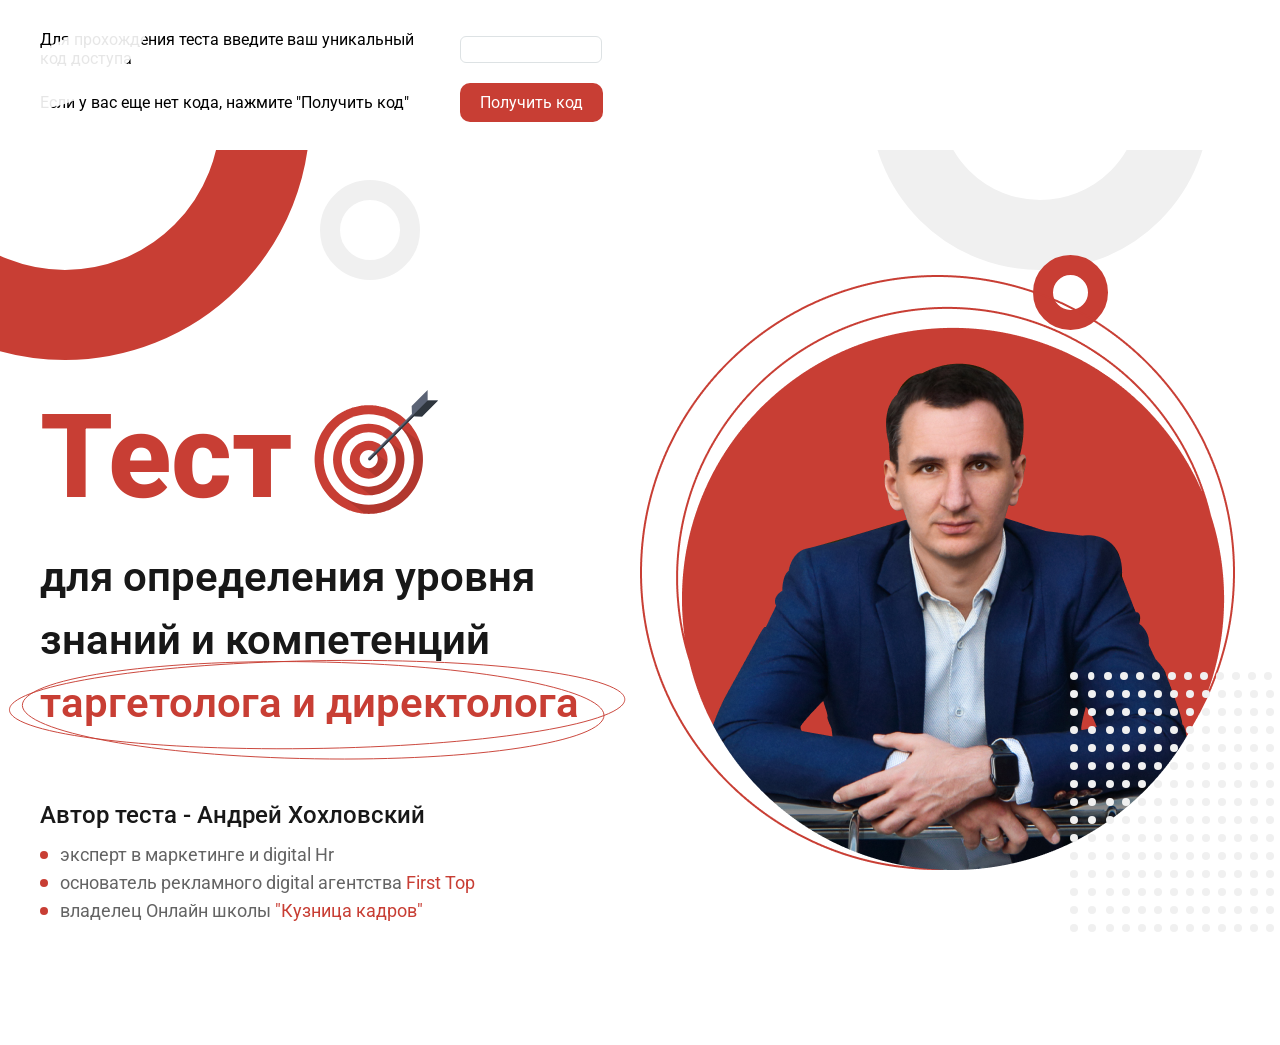
<file: index.html>
<!doctype html>
<html lang="ru">
<head>
    <meta charset="UTF-8">
    <meta name="viewport"
          content="width=device-width, user-scalable=no, initial-scale=1.0, maximum-scale=1.0, minimum-scale=1.0">
    <meta http-equiv="X-UA-Compatible" content="ie=edge">
    <link rel="preconnect" href="https://fonts.googleapis.com">
    <link rel="preconnect" href="https://fonts.gstatic.com" crossorigin>
    <link href="https://fonts.googleapis.com/css2?family=Roboto:ital,wght@0,400;0,500;0,700;1,300;1,400&display=swap"
          rel="stylesheet">
    <link rel="stylesheet" href="styles/style.css">
    <link type="image/x-icon" href="img/target.svg" rel="shortcut icon">
    <title>Тест для определения уровня знаний таргетологов/директологов</title>
</head>
<body>
<div class="wrapper">
    <div class="k1-content">
        <header class="header">
            <div class="container">
                <div class="header__box">
                    <div class="header__row">
                        <p>Для прохождения теста введите ваш уникальный код доступа</p>
                        <div class="header__input-text">
                            <label for="sender-id">
                                <input type="text" id="sender-id" name="sender-id">
                            </label>
                        </div>

                    </div>
                    <div class="header__row">
                        <p>Если у вас еще нет кода, нажмите <span>"Получить код"</span></p>
                        <div class="header__button get-code-js">
                            Получить код
                        </div>
                    </div>
                </div>
            </div>
        </header>
        <main class="main">
            <div class="intro">
                <div class="circles-block circles-block--left">
                    <div class="circle-bigger">
                    </div>
                    <div class="circle-smaller">
                    </div>
                </div>
                <div class="circles-block circles-block--right">
                    <div class="circle-bigger">
                    </div>
                    <div class="circle-smaller">
                    </div>
                </div>
                <div class="intro__form-get-code">
                    <script id="5af4cbded83d1e9c7529e91da2bf0d9cdbe146c8"
                            src="https://kuznicakadrov.getcourse.ru/pl/lite/widget/script?id=590803">
                    </script>
                </div>
                <div class="container">
                    <div class="intro__box flex-body">
                        <div class="intro__text">
                            <h1 class="intro__title flex-body">
                                <span>Тест</span>
                                <img src="img/target.svg" alt="target">
                            </h1>
                            <p>для определения уровня знаний и компетенций</p>
                            <div class="intro-bg-ellipses">таргетолога и директолога</div>
                            <div class="intro__list">
                                <div class="intro__author">
                                    Автор теста - Андрей Хохловский
                                </div>
                                <ul>
                                    <li>
                                        эксперт в маркетинге и digital Hr
                                    </li>
                                    <li>
                                        основатель рекламного digital агентства <a href="https://first-top.ru/"
                                                                                   target="_black">First
                                        Top</a>
                                    </li>
                                    <li>
                                        владелец Онлайн школы <a href="https://digitalhr.kuznica-kadrov.online/"
                                                                 target="_black">"Кузница
                                        кадров"</a>
                                    </li>
                                </ul>
                            </div>
                        </div>
                        <div class="intro__picture">
                            <img src="img/photo.png" alt="photo">
                            <div class="intro__dots">
                                <img src="img/dots.svg" alt="dots">
                            </div>
                        </div>
                    </div>
                </div>
            </div>
            <div class="container content-code-js" id="content-anchor">
                <div class="slides k1-form-slides">
                    <form action="">
                        <div class="slides__item slides__item--intro slide-check ">
                            <div class="contacts-block flex-body">
                                <div class="contacts-block__title">
                                    <h3>
                                        Заполните свои контактные данные:
                                    </h3>
                                </div>
                                <div class="contacts-block__fields">
                                    <div class="slide-item__row contacts-block__field" data-type="name">
                                        <div class="slide-item__title contacts-block__field-title">
                                            Имя
                                        </div>
                                        <div class="slide-item__input-text">
                                            <label for="user-name">
                                                <input type="text" id="user-name" name="name">
                                            </label>
                                        </div>
                                        <div class="slide-item__error-field">
                                            Это обязательное поле.
                                        </div>
                                    </div>
                                    <div class="slide-item__row contacts-block__field" data-type="phone">
                                        <div class="slide-item__title contacts-block__field-title">
                                            Номер телефона
                                        </div>
                                        <div class="slide-item__input-text">
                                            <label for="user-phone">
                                                <input type="text" id="user-phone" name="phone">
                                            </label>
                                        </div>
                                    </div>

                                    <div class="slide-item__row contacts-block__field" data-type="telegram-nickname">
                                        <div class="slide-item__title k1-required contacts-block__field-title">
                                            Ваш ник в Telegram
                                            <span>(можно найти в профиле, начинается с символа @)</span>
                                        </div>
                                        <div class="slide-item__input-text">
                                            <label for="user-telegram-nickname">
                                                <input type="text" id="user-telegram-nickname" name="telegram-nickname">
                                            </label>
                                        </div>
                                        <div class="slide-item__error-field">
                                            Это обязательное поле.
                                        </div>
                                    </div>


                                </div>


                            </div>

                            <div class="choose-category">
                                <div class="choose-category__circles">
                                    <div class="circles-block circles-block--middle">
                                        <div class="circle-bigger">
                                            <!--                      <svg>-->
                                            <!--                        <use xlink:href="/img/sprite.svg#circle"></use>-->
                                            <!--                      </svg>-->
                                        </div>
                                        <div class="circle-smaller">
                                            <!--                      <svg>-->
                                            <!--                        <use xlink:href="/img/sprite.svg#circle"></use>-->
                                            <!--                      </svg>-->
                                        </div>
                                    </div>
                                </div>
                                <p class="choose-category__text">
                                    Вы можете пройти тест на знание двух рекламных площадок (ВК и Яндекс.Директ) или
                                    одной из них.
                                    <span>КАЖДАЯ площадка оценивается отдельно!</span>
                                </p>
                                <p class="choose-category__text">
                                    Тест состоит из двух частей, каждый из которых имеет свой вклад в общую оценку. Вес
                                    первой части на знание настроек таргетированной или контекстной рекламы выше, чем
                                    вес второй части по компетенциям в инструментах.
                                </p>
                                <div class="slide-check__choose choose-category__choose">
                                    <div class="slide-check-item choose-category__input default-checkbox"
                                         data-value="vk">
                                        <label for="vk">
                                            <input type="checkbox" id="vk" name="chose-social">
                                            <span></span>
                                            VK
                                        </label>
                                    </div>

                                    <div class="slide-check-item choose-category__input default-checkbox"
                                         data-value="ya">
                                        <label for="ya">
                                            <input type="checkbox" id="ya" name="chose-social">
                                            <span></span>
                                            Яндекс.Директ
                                        </label>
                                    </div>
                                    <div class="slide-item__error-field k1-error-field">
                                        * Выберите одну или обе соц. сети для прохождения теста.
                                    </div>
                                </div>

                            </div>

                        </div>

                        <!-- vk -->
                        <div class="questions-block social-item social-item--vk slides__item--vk " id="current">
                            <div class="questions-block__title">
                                <h3>Тестовое задание для таргетологов ВКонтакте</h3>
                                <div class="default-checkbox">
                                    <label for="show-vk">
                                        <input type="checkbox" id="show-vk" name="show-vk">
                                        <span></span>
                                    </label>
                                </div>
                            </div>

                            <div class="questions-block__content" data-content="vk">
                                <div class="questions-block__description">
                                    <h5>В вопросах может быть как один ответ, так и несколько (будьте внимательны).</h5>
                                    <h5 class="k1--colored-red">* Обязательно</h5>
                                </div>
                                <div class="slide-item__row questions-block__row" data-type="pay-models">
                                    <div class="slide-item__title questions-block__name  ">
                    <span class="k1-required">
                      Какие модели оплаты применяются в ВКонтакте при настройке рекламных объявлений?
                    </span>
                                    </div>
                                    <div class="slide-item__checkboxes questions-block__checkboxes questions-block__rows">
                                        <div class="slide-item__checkboxes-row questions-block__checkbox default-checkbox">
                                            <label for="pay-models-clicks">
                                                <input type="checkbox" id="pay-models-clicks" name="pay-models">
                                                <span></span>
                                                Оплата за клики
                                            </label>
                                        </div>
                                        <div class="slide-item__checkboxes-row questions-block__checkbox default-checkbox">
                                            <label for="pay-models-shows">
                                                <input type="checkbox" id="pay-models-shows" name="pay-models">
                                                <span></span>
                                                Оплата за количество показов
                                            </label>
                                        </div>
                                        <div class="slide-item__checkboxes-row questions-block__checkbox default-checkbox">
                                            <label for="pay-models-time">
                                                <input type="checkbox" id="pay-models-time" name="pay-models">
                                                <span></span>
                                                Оплата за время показа
                                            </label>
                                        </div>
                                        <div class="slide-item__checkboxes-row questions-block__checkbox default-checkbox">
                                            <label for="pay-models-auto">
                                                <input type="checkbox" id="pay-models-auto" name="pay-models">
                                                <span></span>
                                                Автоматическое управление ценой
                                            </label>
                                        </div>
                                        <div class="slide-item__checkboxes-row questions-block__checkbox default-checkbox">
                                            <label for="pay-models-all">
                                                <input type="checkbox" id="pay-models-all" name="pay-models">
                                                <span></span>
                                                Все вышеперечисленные варианты
                                            </label>
                                        </div>
                                    </div>
                                    <div class="slide-item__error-field">Это обязательный вопрос.</div>
                                </div>
                                <div class="slide-item__row questions-block__row" data-type="minimal-volume">
                                    <div class="slide-item__title questions-block__name k1-required">
                                        Минимальный объем целевой аудитории для запуска рекламного объявления?
                                    </div>
                                    <div class="slide-item__radios questions-block__rows">
                                        <div class="slide-item__checkboxes-row questions-block__radio default-radio">
                                            <label for="minimal-volume-100">
                                                <input type="radio" id="minimal-volume-100" name="minimal-volume">
                                                <span></span>
                                                100
                                            </label>
                                        </div>
                                        <div class="slide-item__checkboxes-row questions-block__radio default-radio">
                                            <label for="minimal-volume-200">
                                                <input type="radio" id="minimal-volume-200" name="minimal-volume">
                                                <span></span>
                                                200
                                            </label>
                                        </div>
                                        <div class="slide-item__checkboxes-row questions-block__radio default-radio">
                                            <label for="minimal-volume-300">
                                                <input type="radio" id="minimal-volume-300" name="minimal-volume">
                                                <span></span>
                                                300
                                            </label>
                                        </div>
                                        <div class="slide-item__checkboxes-row questions-block__radio default-radio">
                                            <label for="minimal-volume-400">
                                                <input type="radio" id="minimal-volume-400" name="minimal-volume">
                                                <span></span>
                                                400
                                            </label>
                                        </div>
                                    </div>
                                    <div class="slide-item__error-field">Это обязательный вопрос.</div>
                                </div>
                                <div class="slide-item__row questions-block__row" data-type="minimal-distance">
                                    <div class="slide-item__title questions-block__name k1-required">
                                        Какое минимальное расстояние в настройках геолокации (при настройке
                                        местоположения по карте) вы
                                        можете выбрать при создании таргетированной рекламы?
                                    </div>
                                    <div class="slide-item__radios questions-block__rows">
                                        <div class="slide-item__checkboxes-row questions-block__radio default-radio">
                                            <label for="minimal-distance-100">
                                                <input type="radio" id="minimal-distance-100" name="minimal-distance">
                                                <span></span>
                                                100 м
                                            </label>
                                        </div>
                                        <div class="slide-item__checkboxes-row questions-block__radio default-radio">
                                            <label for="minimal-distance-500">
                                                <input type="radio" id="minimal-distance-500" name="minimal-distance">
                                                <span></span>
                                                500 м
                                            </label>
                                        </div>
                                        <div class="slide-item__checkboxes-row questions-block__radio default-radio">
                                            <label for="minimal-distance-1">
                                                <input type="radio" id="minimal-distance-1" name="minimal-distance">
                                                <span></span>
                                                1 км
                                            </label>
                                        </div>
                                        <div class="slide-item__checkboxes-row questions-block__radio default-radio">
                                            <label for="minimal-distance-3">
                                                <input type="radio" id="minimal-distance-3" name="minimal-distance">
                                                <span></span>
                                                3 км
                                            </label>
                                        </div>
                                    </div>
                                    <div class="slide-item__error-field">Это обязательный вопрос.</div>
                                </div>
                                <div class="slide-item__row questions-block__row" data-type="action-save">
                                    <div class="slide-item__title questions-block__name k1-required">
                                        Какие действие(я) пользователей нельзя сохранить с помощью "Настройки сохранения
                                        аудиторий"?
                                    </div>
                                    <div class="slide-item__checkboxes questions-block__checkboxes questions-block__rows">
                                        <div class="slide-item__checkboxes-row questions-block__checkbox default-radio">
                                            <label for="action-save-forward">
                                                <input type="radio" id="action-save-forward" name="action-save">
                                                <span></span>
                                                Перешли по ссылке
                                            </label>
                                        </div>
                                        <div class="slide-item__checkboxes-row questions-block__checkbox default-radio">
                                            <label for="action-save-hide-post">
                                                <input type="radio" id="action-save-hide-post" name="action-save">
                                                <span></span>
                                                Скрыли запись из новостей
                                            </label>
                                        </div>
                                        <div class="slide-item__checkboxes-row questions-block__checkbox default-radio">
                                            <label for="action-save-25">
                                                <input type="radio" id="action-save-25" name="action-save">
                                                <span></span>
                                                Начали смотреть видео
                                            </label>
                                        </div>
                                        <div class="slide-item__checkboxes-row questions-block__checkbox default-radio">
                                            <label for="action-save-write-message">
                                                <input type="radio" id="action-save-write-message" name="action-save">
                                                <span></span>
                                                Написали сообщение в сообщество
                                            </label>
                                        </div>
                                        <div class="slide-item__checkboxes-row questions-block__checkbox default-radio">
                                            <label for="action-save-share">
                                                <input type="radio" id="action-save-share" name="action-save">
                                                <span></span>
                                                Поделились записью
                                            </label>
                                        </div>
                                        <div class="slide-item__checkboxes-row questions-block__checkbox default-radio">
                                            <label for="action-save-all">
                                                <input type="radio" id="action-save-all" name="action-save">
                                                <span></span>
                                                Все действия выше можно сохранить
                                            </label>
                                        </div>
                                    </div>
                                    <div class="slide-item__error-field">Это обязательный вопрос.</div>
                                </div>
                                <div class="slide-item__row questions-block__row" data-type="budget">
                                    <div class="slide-item__title questions-block__name k1-required">
                                        На 7 дней рекламы выделяется бюджет 4200 руб.
                                        Задача: равномерно и эффективно потратить весь бюджет по дням при минимальном
                                        вмешательстве в рекламу. С помощью каких настроек решите данную задачу?
                                    </div>
                                    <div class="slide-item__checkboxes questions-block__checkboxes questions-block__rows">
                                        <div class="slide-item__checkboxes-row questions-block__checkbox default-radio">
                                            <label for="budget-control">
                                                <input type="radio" id="budget-control" name="budget">
                                                <span></span>
                                                Регулирование ставок за показы/клики
                                            </label>
                                        </div>
                                        <div class="slide-item__checkboxes-row questions-block__checkbox default-radio">
                                            <label for="budget-limit">
                                                <input type="radio" id="budget-limit" name="budget">
                                                <span></span>
                                                Установка лимита объявления
                                            </label>
                                        </div>
                                        <div class="slide-item__checkboxes-row questions-block__checkbox default-radio">
                                            <label for="budget-day">
                                                <input type="radio" id="budget-day" name="budget">
                                                <span></span>
                                                Установка дневного лимита
                                            </label>
                                        </div>
                                        <div class="slide-item__checkboxes-row questions-block__checkbox default-radio">
                                            <label for="budget-control-limit">
                                                <input type="radio" id="budget-control-limit" name="budget">
                                                <span></span>
                                                Регулирование ставок за показы/клики, установка лимита объявления
                                            </label>
                                        </div>
                                        <div class="slide-item__checkboxes-row questions-block__checkbox default-radio">
                                            <label for="budget-control-day">
                                                <input type="radio" id="budget-control-day" name="budget">
                                                <span></span>
                                                Регулирование ставок за показы/клики, установка дневного лимита
                                            </label>
                                        </div>
                                    </div>
                                    <div class="slide-item__error-field">Это обязательный вопрос.</div>
                                </div>
                                <div class="slide-item__row questions-block__row" data-type="srs">
                                    <div class="slide-item__title questions-block__name k1-required">

                                        Какие параметры влияют на объем показов универсальной записи при модели оплаты CPC?
                                    </div>
                                    <div class="slide-item__radios questions-block__rows">
                                        <div class="slide-item__checkboxes-row questions-block__radio default-radio">
                                            <label for="srs-auction">
                                                <input type="radio" id="srs-auction" name="srs">
                                                <span></span>
                                                Конкуренция на аукционе
                                            </label>
                                        </div>
                                        <div class="slide-item__checkboxes-row questions-block__radio default-radio">
                                            <label for="srs-click">
                                                <input type="radio" id="srs-click" name="srs">
                                                <span></span>
                                                Установленная цена за клик
                                            </label>
                                        </div>
                                        <div class="slide-item__checkboxes-row questions-block__radio default-radio">
                                            <label for="srs-ad">
                                                <input type="radio" id="srs-ad" name="srs">
                                                <span></span>
                                                CTR объявления
                                            </label>
                                        </div>
                                        <div class="slide-item__checkboxes-row questions-block__radio default-radio">
                                            <label for="srs-all">
                                                <input type="radio" id="srs-all" name="srs">
                                                <span></span>
                                                Все выше перечисленные
                                            </label>
                                        </div>
                                    </div>
                                    <div class="slide-item__error-field">Это обязательный вопрос.</div>
                                </div>
                                <div class="slide-item__row questions-block__row" data-type="max-peoples">
                                    <div class="slide-item__title questions-block__name k1-required">
                                        Какой максимальный объем аудитории на одно объявление наиболее эффективен в
                                        работе при котором есть четкое понимание, какая аудитория работает
                                    </div>
                                    <div class="slide-item__radios questions-block__rows">
                                        <div class="slide-item__checkboxes-row questions-block__radio default-radio">
                                            <label for="max-peoples-before-10">
                                                <input type="radio" id="max-peoples-before-10" name="max-peoples">
                                                <span></span>
                                                До 10 000 пользователей
                                            </label>
                                        </div>
                                        <div class="slide-item__checkboxes-row questions-block__radio default-radio">
                                            <label for="max-peoples-before-50">
                                                <input type="radio" id="max-peoples-before-50" name="max-peoples">
                                                <span></span>
                                                До 50 000 пользователей
                                            </label>
                                        </div>
                                        <div class="slide-item__checkboxes-row questions-block__radio default-radio">
                                            <label for="max-peoples-before-100">
                                                <input type="radio" id="max-peoples-before-100" name="max-peoples">
                                                <span></span>
                                                До 100 000 пользователей
                                            </label>
                                        </div>
                                        <div class="slide-item__checkboxes-row questions-block__radio default-radio">
                                            <label for="max-peoples-before-200">
                                                <input type="radio" id="max-peoples-before-200" name="max-peoples">
                                                <span></span>
                                                До 200 000 пользователей
                                            </label>
                                        </div>
                                        <div class="slide-item__checkboxes-row questions-block__radio default-radio">
                                            <label for="max-peoples-over-200">
                                                <input type="radio" id="max-peoples-over-200" name="max-peoples">
                                                <span></span>
                                                До 300 000 пользователей
                                            </label>
                                        </div>
                                    </div>
                                    <div class="slide-item__error-field">Это обязательный вопрос.</div>
                                </div>
                                <div class="slide-item__row questions-block__row" data-type="create">
                                    <div class="slide-item__title questions-block__name k1-required">
                                        Какие данные можно использовать для создания аудитории ретаргетинга и
                                        дальнейшего запуска рекламы?
                                    </div>
                                    <div class="slide-item__radios questions-block__rows">
                                        <div class="slide-item__checkboxes-row questions-block__radio default-checkbox">
                                            <label for="create-email">
                                                <input type="checkbox" id="create-email" name="create">
                                                <span></span>
                                                Email-адреса пользователей
                                            </label>
                                        </div>
                                        <div class="slide-item__checkboxes-row questions-block__radio default-checkbox">
                                            <label for="create-phone">
                                                <input type="checkbox" id="create-phone" name="create">
                                                <span></span>
                                                Телефоны пользователей
                                            </label>
                                        </div>
                                        <div class="slide-item__checkboxes-row questions-block__radio default-checkbox">
                                            <label for="create-nick">
                                                <input type="checkbox" id="create-nick" name="create">
                                                <span></span>
                                                Ники пользователей ВКонтакте
                                            </label>
                                        </div>
                                        <div class="slide-item__checkboxes-row questions-block__radio default-checkbox">
                                            <label for="create-id">
                                                <input type="checkbox" id="create-id" name="create">
                                                <span></span>
                                                ID пользователей ВКонтакте
                                            </label>
                                        </div>
                                        <div class="slide-item__checkboxes-row questions-block__radio default-checkbox">
                                            <label for="create-all">
                                                <input type="checkbox" id="create-all" name="create">
                                                <span></span>
                                                Все вышеперечисленные
                                            </label>
                                        </div>
                                    </div>
                                    <div class="slide-item__error-field">Это обязательный вопрос.</div>
                                </div>
                                <div class="slide-item__row questions-block__row" data-type="percent">
                                    <div class="slide-item__title questions-block__name k1-required">
                                        Какой процент текста разрешено использовать на рекламных баннерах (формат
                                        “Универсальная запись”)?
                                    </div>
                                    <div class="slide-item__radios questions-block__rows">
                                        <div class="slide-item__checkboxes-row questions-block__radio default-radio">
                                            <label for="percent-15">
                                                <input type="radio" id="percent-15" name="percent">
                                                <span></span>
                                                15%
                                            </label>
                                        </div>
                                        <div class="slide-item__checkboxes-row questions-block__radio default-radio">
                                            <label for="percent-20">
                                                <input type="radio" id="percent-20" name="percent">
                                                <span></span>
                                                20%
                                            </label>
                                        </div>
                                        <div class="slide-item__checkboxes-row questions-block__radio default-radio">
                                            <label for="percent-25">
                                                <input type="radio" id="percent-25" name="percent">
                                                <span></span>
                                                25%
                                            </label>
                                        </div>
                                        <div class="slide-item__checkboxes-row questions-block__radio default-radio">
                                            <label for="percent-free">
                                                <input type="radio" id="percent-free" name="percent">
                                                <span></span>
                                                Ограничений нет
                                            </label>
                                        </div>
                                    </div>
                                    <div class="slide-item__error-field">Это обязательный вопрос.</div>
                                </div>
                                <div class="slide-item__row questions-block__row" data-type="ca">
                                    <div class="slide-item__title questions-block__name k1-required">
                                        Какие настройки по ЦА можно реализовать, используя внутренние настройки
                                        рекламного кабинета ВКонтакте
                                    </div>
                                    <div class="slide-item__radios questions-block__rows">
                                        <div class="slide-item__checkboxes-row questions-block__radio default-radio">
                                            <label for="ca-cross">
                                                <input type="radio" id="ca-cross" name="ca">
                                                <span></span>
                                                Пересечение аудиторий. Пользователи состоят в 2-х и более сообществах
                                                одновременно
                                            </label>
                                        </div>
                                        <div class="slide-item__checkboxes-row questions-block__radio default-radio">
                                            <label for="ca-uncross">
                                                <input type="radio" id="ca-uncross" name="ca">
                                                <span></span>
                                                Пересечение аудиторий с отрицанием. Пользователи состоят в одном(-их)
                                                сообществах, но не состоят в другом(-их)
                                            </label>
                                        </div>
                                        <div class="slide-item__checkboxes-row questions-block__radio default-radio">
                                            <label for="ca-all">
                                                <input type="radio" id="ca-all" name="ca">
                                                <span></span>
                                                Можно выполнить все вышеперечисленные действия
                                            </label>
                                        </div>
                                        <div class="slide-item__checkboxes-row questions-block__radio default-radio">
                                            <label for="ca-nothing">
                                                <input type="radio" id="ca-nothing" name="ca">
                                                <span></span>
                                                Данные действия с помощью внутренних настроек рекламного кабинета
                                                ВКонтакте невозможно
                                            </label>
                                        </div>
                                    </div>
                                    <div class="slide-item__error-field">Это обязательный вопрос.</div>
                                </div>
                            </div>
                        </div>
                        <!-- vk -->

                        <!-- fb -->
                        <!-- fb -->

                        <!-- yandex -->
                        <div class="questions-block social-item social-item--ya slides__item--ya ">
                            <div class="questions-block__title">
                                <h3>Тестовое задание для специалистов по Яндекс.Директ</h3>
                                <div class="default-checkbox">
                                    <label for="show-ya">
                                        <input type="checkbox" id="show-ya" name="show-ya">
                                        <span></span>
                                    </label>
                                </div>
                            </div>

                            <div class="questions-block__content" data-content="ya">
                                <div class="questions-block__description">
                                    <h5>В вопросах может быть как один ответ, так и несколько (будьте внимательны).</h5>
                                    <h5 class="k1--colored-red">* Обязательно</h5>
                                </div>
                                <div class="slide-item__row questions-block__row" data-type="ctr">
                                    <div class="slide-item__title questions-block__name  ">
                    <span class="k1-required">
                      За счет чего может произойти снижение стоимости цены посетителя сайта?
                    </span>
                                    </div>
                                    <div class="slide-item__checkboxes questions-block__checkboxes questions-block__rows">
                                        <div class="slide-item__checkboxes-row questions-block__checkbox default-radio">
                                            <label for="down-ctr">
                                                <input type="radio" id="down-ctr" name="ctr">
                                                <span></span>
                                                Понижение CTR
                                            </label>
                                        </div>
                                        <div class="slide-item__checkboxes-row questions-block__checkbox default-radio">
                                            <label for="up-ctr">
                                                <input type="radio" id="up-ctr" name="ctr">
                                                <span></span>
                                                Повышение CTR
                                            </label>
                                        </div>
                                    </div>
                                    <div class="slide-item__error-field">Это обязательный вопрос.</div>
                                </div>
                                <div class="slide-item__row questions-block__row" data-type="same-keywords">
                                    <div class="slide-item__title questions-block__name k1-required">
                                        Ключевые фразы на поиске и в сетях работают одинаково или по-разному?
                                    </div>
                                    <div class="slide-item__radios questions-block__rows">
                                        <div class="slide-item__checkboxes-row questions-block__radio default-radio">
                                            <label for="same-keywords-y">
                                                <input type="radio" id="same-keywords-y" name="same-keywords">
                                                <span></span>
                                                Одинаково
                                            </label>
                                        </div>
                                        <div class="slide-item__checkboxes-row questions-block__radio default-radio">
                                            <label for="same-keywords-n">
                                                <input type="radio" id="same-keywords-n" name="same-keywords">
                                                <span></span>
                                                По-разному
                                            </label>
                                        </div>
                                    </div>
                                    <div class="slide-item__error-field">Это обязательный вопрос.</div>
                                </div>
                                <div class="slide-item__row questions-block__row" data-type="exclamation">
                                    <div class="slide-item__title questions-block__name k1-required">
                                        Что позволяет сделать оператор "!"? (восклицательный знак)
                                    </div>
                                    <div class="slide-item__radios questions-block__rows">
                                        <div class="slide-item__checkboxes-row questions-block__radio default-radio">
                                            <label for="exclamation-rm">
                                                <input type="radio" id="exclamation-rm" name="exclamation">
                                                <span></span>
                                                Исключить слово
                                            </label>
                                        </div>
                                        <div class="slide-item__checkboxes-row questions-block__radio default-radio">
                                            <label for="exclamation-use">
                                                <input type="radio" id="exclamation-use" name="exclamation">
                                                <span></span>
                                                Зафиксировать использование слова в любой форме
                                            </label>
                                        </div>
                                        <div class="slide-item__checkboxes-row questions-block__radio default-radio">
                                            <label for="exclamation-form">
                                                <input type="radio" id="exclamation-form" name="exclamation">
                                                <span></span>
                                                Зафиксировать форму слова (число/падеж/время)
                                            </label>
                                        </div>
                                        <div class="slide-item__checkboxes-row questions-block__radio default-radio">
                                            <label for="exclamation-cnt">
                                                <input type="radio" id="exclamation-cnt" name="exclamation">
                                                <span></span>
                                                Зафиксировать количество слов в фразе
                                            </label>
                                        </div>
                                    </div>
                                    <div class="slide-item__error-field">Это обязательный вопрос.</div>
                                </div>
                                <div class="slide-item__row questions-block__row" data-type="rsy">
                                    <div class="slide-item__title questions-block__name k1-required">
                                        При настройке “Мастер кампаний” возможно ли разграничить настройки отдельно на
                                        Поиске и на РСЯ
                                    </div>
                                    <div class="slide-item__checkboxes questions-block__checkboxes questions-block__rows">
                                        <div class="slide-item__checkboxes-row questions-block__checkbox default-radio">
                                            <label for="rsy-y">
                                                <input type="radio" id="rsy-y" name="rsy">
                                                <span></span>
                                                Да
                                            </label>
                                        </div>
                                        <div class="slide-item__checkboxes-row questions-block__checkbox default-radio">
                                            <label for="rsy-n">
                                                <input type="radio" id="rsy-n" name="rsy">
                                                <span></span>
                                                Нет
                                            </label>
                                        </div>
                                    </div>
                                    <div class="slide-item__error-field">Это обязательный вопрос.</div>
                                </div>
                                <div class="slide-item__row questions-block__row" data-type="plus">
                                    <div class="slide-item__title questions-block__name k1-required">
                                        Что позволяет сделать оператор “+”? (плюс)
                                    </div>
                                    <div class="slide-item__radios questions-block__rows">
                                        <div class="slide-item__checkboxes-row questions-block__radio default-radio">
                                            <label for="plus-form">
                                                <input type="radio" id="plus-form" name="plus">
                                                <span></span>
                                                Фиксирует форму слова
                                            </label>
                                        </div>
                                        <div class="slide-item__checkboxes-row questions-block__radio default-radio">
                                            <label for="plus-stop">
                                                <input type="radio" id="plus-stop" name="plus">
                                                <span></span>
                                                Фиксирует стоп-слова
                                            </label>
                                        </div>
                                        <div class="slide-item__checkboxes-row questions-block__radio default-radio">
                                            <label for="plus-order">
                                                <input type="radio" id="plus-order" name="plus">
                                                <span></span>
                                                Фиксирует порядок слов
                                            </label>
                                        </div>
                                        <div class="slide-item__checkboxes-row questions-block__radio default-radio">
                                            <label for="plus-cnt">
                                                <input type="radio" id="plus-cnt" name="plus">
                                                <span></span>
                                                Фиксирует количество слов
                                            </label>
                                        </div>
                                    </div>
                                    <div class="slide-item__error-field">Это обязательный вопрос.</div>
                                </div>
                                <div class="slide-item__row questions-block__row" data-type="minus">
                                    <div class="slide-item__title questions-block__name k1-required">
                                        Куда добавляются минус-слова?
                                    </div>
                                    <div class="slide-item__radios questions-block__rows">
                                        <div class="slide-item__checkboxes-row questions-block__radio default-radio">
                                            <label for="minus-key">
                                                <input type="radio" id="minus-key" name="minus">
                                                <span></span>
                                                В ключевую фразу
                                            </label>
                                        </div>
                                        <div class="slide-item__checkboxes-row questions-block__radio default-radio">
                                            <label for="minus-group">
                                                <input type="radio" id="minus-group" name="minus">
                                                <span></span>
                                                В группу объявлений или кампаний
                                            </label>
                                        </div>
                                    </div>
                                    <div class="slide-item__error-field">Это обязательный вопрос.</div>
                                </div>
                                <div class="slide-item__row questions-block__row" data-type="attribution">
                                    <div class="slide-item__title questions-block__name k1-required">
                                        Какую модель атрибуции в настройках лучше всего выбрать для проектов, где
                                        потенциальные клиенты быстро принимают решение (доставка еды, такси и т.п)
                                    </div>
                                    <div class="slide-item__radios questions-block__rows">
                                        <div class="slide-item__checkboxes-row questions-block__radio default-radio">
                                            <label for="attribution-first">
                                                <input type="radio" id="attribution-first" name="attribution">
                                                <span></span>
                                                Первый переход
                                            </label>
                                        </div>
                                        <div class="slide-item__checkboxes-row questions-block__radio default-radio">
                                            <label for="attribution-last">
                                                <input type="radio" id="attribution-last" name="attribution">
                                                <span></span>
                                                Последний переход
                                            </label>
                                        </div>
                                        <div class="slide-item__checkboxes-row questions-block__radio default-radio">
                                            <label for="attribution-last-from">
                                                <input type="radio" id="attribution-last-from" name="attribution">
                                                <span></span>
                                                Последний переход из Директа
                                            </label>
                                        </div>
                                        <div class="slide-item__checkboxes-row questions-block__radio default-radio">
                                            <label for="attribution-last-result">
                                                <input type="radio" id="attribution-last-result" name="attribution">
                                                <span></span>
                                                Последний значимый переход
                                            </label>
                                        </div>
                                    </div>
                                    <div class="slide-item__error-field">Это обязательный вопрос.</div>
                                </div>
                                <div class="slide-item__row questions-block__row" data-type="education">
                                    <div class="slide-item__title questions-block__name k1-required">
                                        Сколько длится обучение рекламной кампании настроенной со стратегией показов
                                        “Максимум конверсий”?
                                    </div>
                                    <div class="slide-item__radios questions-block__rows">
                                        <div class="slide-item__checkboxes-row questions-block__radio default-radio">
                                            <label for="education-7">
                                                <input type="radio" id="education-7" name="education">
                                                <span></span>
                                                До 7 дней и должна принести не менее 10 конверсий
                                            </label>
                                        </div>
                                        <div class="slide-item__checkboxes-row questions-block__radio default-radio">
                                            <label for="education-14">
                                                <input type="radio" id="education-14" name="education">
                                                <span></span>
                                                До 14 дней и должна принести не менее 10 конверсий за каждую неделю
                                            </label>
                                        </div>
                                        <div class="slide-item__checkboxes-row questions-block__radio default-radio">
                                            <label for="education-21">
                                                <input type="radio" id="education-21" name="education">
                                                <span></span>
                                                До 21 дня и должна принести не менее 15 конверсий за каждую неделю
                                            </label>
                                        </div>
                                    </div>
                                    <div class="slide-item__error-field">Это обязательный вопрос.</div>
                                </div>
                                <div class="slide-item__row questions-block__row" data-type="filter">
                                    <div class="slide-item__title questions-block__name k1-required">
                                        Можно ли при настройке рекламы в “Мастер кампаний” разграничить показы по
                                        устройствам, а именно, на компьютеры/ноутбуки, смартфоны, планшеты
                                    </div>
                                    <div class="slide-item__checkboxes questions-block__checkboxes questions-block__rows">
                                        <div class="slide-item__checkboxes-row questions-block__checkbox default-radio">
                                            <label for="filter-y">
                                                <input type="radio" id="filter-y" name="filter">
                                                <span></span>
                                                Да
                                            </label>
                                        </div>
                                        <div class="slide-item__checkboxes-row questions-block__checkbox default-radio">
                                            <label for="filter-n">
                                                <input type="radio" id="filter-n" name="filter">
                                                <span></span>
                                                Нет
                                            </label>
                                        </div>
                                    </div>
                                    <div class="slide-item__error-field">Это обязательный вопрос.</div>
                                </div>
                                <div class="slide-item__row questions-block__row" data-type="action">
                                    <div class="slide-item__title questions-block__name k1-required">
                                        С помощью каких действий можно увеличить CTR рекламного объявления,
                                        показывающегося по ключевой фразе?
                                    </div>
                                    <div class="slide-item__checkboxes questions-block__checkboxes questions-block__rows">
                                        <div class="slide-item__checkboxes-row questions-block__checkbox default-checkbox">
                                            <label for="action-qualify">
                                                <input type="checkbox" id="action-qualify" name="action">
                                                <span></span>
                                                Выполнить уточнение ключевой фразы, по которой показывается данное
                                                объявление (добавить операторы)
                                            </label>
                                        </div>
                                        <div class="slide-item__checkboxes-row questions-block__checkbox default-checkbox">
                                            <label for="action-add-m">
                                                <input type="checkbox" id="action-add-m" name="action">
                                                <span></span>
                                                Добавить минус-слова к ключевой фразе
                                            </label>
                                        </div>
                                        <div class="slide-item__checkboxes-row questions-block__checkbox default-checkbox">
                                            <label for="action-gain">
                                                <input type="checkbox" id="action-gain" name="action">
                                                <span></span>
                                                Усилить оффер на посадочной странице
                                            </label>
                                        </div>
                                        <div class="slide-item__checkboxes-row questions-block__checkbox default-checkbox">
                                            <label for="action-add-k">
                                                <input type="checkbox" id="action-add-k" name="action">
                                                <span></span>
                                                В заголовок объявления добавить или скопировать слова из ключевой фразы
                                            </label>
                                        </div>
                                        <div class="slide-item__checkboxes-row questions-block__checkbox default-checkbox">
                                            <label for="action-all">
                                                <input type="checkbox" id="action-all" name="action">
                                                <span></span>
                                                Все вышеперечисленные действия
                                            </label>
                                        </div>
                                    </div>
                                    <div class="slide-item__error-field">Это обязательный вопрос.</div>
                                </div>
                            </div>
                        </div>
                        <!-- yandex -->

                        <div class="slides__item slides__item--skills skills-block slide-item">
                            <div class="slides-table">
                                <div class="skills-block__wrapper flex-body">
                                    <div class="skills-block__static-column">
                                        <div class="skills-block__head">
                                            <div class="slides-table__placeholder skills-block__placeholder">
                                                <div class="skills-block__bigger">
                                                    <!--                      <svg>-->
                                                    <!--                        <use xlink:href="/img/sprite.svg#circle"></use>-->
                                                    <!--                      </svg>-->
                                                </div>
                                                <div class="skills-block__smaller">
                                                    <!--                      <svg>-->
                                                    <!--                        <use xlink:href="/img/sprite.svg#circle"></use>-->
                                                    <!--                      </svg>-->
                                                </div>
                                            </div>
                                            <div class="skills-block__arrow-left">
                                                <!--                          <svg class=""><use xlink:href="img/symbol-defs.svg#icon-arrow_forward_ios"></use></svg>-->
                                            </div>
                                            <div class="skills-block__arrow-right">
                                                <!--                          <svg class=""><use xlink:href="img/symbol-defs.svg#icon-arrow_forward_ios"></use></svg>-->
                                            </div>
                                        </div>
                                        <div class="skills-block__row" data-name="data-studio">
                                            <div class="skills-block__name">
                                                Data Studio от Google или аналог скв. аналитики
                                            </div>
                                        </div>
                                        <div class="skills-block__row" data-name="google-analytics">
                                            <div class="skills-block__name">
                                                Google Analytics
                                            </div>
                                        </div>
                                        <div class="skills-block__row" data-name="yandex-metrica">
                                            <div class="skills-block__name">
                                                Yandex Metrica
                                            </div>
                                        </div>
                                        <div class="skills-block__row" data-name="mailing">
                                            <div class="skills-block__name">
                                                Рассылки в мессенджерах
                                            </div>
                                        </div>
                                        <div class="skills-block__row" data-name="pixels">
                                            <div class="skills-block__name">
                                                Пиксели Vk
                                            </div>
                                        </div>
                                        <div class="skills-block__row" data-name="bothelp">
                                            <div class="skills-block__name">
                                                Bothelp или аналог
                                            </div>
                                        </div>
                                        <div class="skills-block__row" data-name="crm">
                                            <div class="skills-block__name">
                                                CRM (любой продукт)
                                            </div>
                                        </div>
                                        <div class="skills-block__row" data-name="photoshop">
                                            <div class="skills-block__name">
                                                Photoshop, Canva или аналоги
                                            </div>
                                        </div>
                                        <div class="skills-block__row" data-name="google-sheets">
                                            <div class="skills-block__name">
                                                Google таблицы
                                            </div>
                                        </div>
                                        <div class="skills-block__row" data-name="targethunter">
                                            <div class="skills-block__name">
                                                Targethunter.ru
                                            </div>
                                        </div>
                                        <div class="skills-block__row" data-name="cerebro">
                                            <div class="skills-block__name">
                                                Церебро.рф
                                            </div>
                                        </div>
                                        <div class="skills-block__row" data-name="pepper">
                                            <div class="skills-block__name">
                                                Pepper.ninja
                                            </div>
                                        </div>
                                        <div class="skills-block__row" data-name="undetect">
                                            <div class="skills-block__name">
                                                Антидетект браузер (любой)
                                            </div>
                                        </div>
                                        <div class="skills-block__row" data-name="supa">
                                            <div class="skills-block__name">
                                                Supa.ru
                                            </div>
                                        </div>
                                        <div class="skills-block__row" data-name="publer">
                                            <div class="skills-block__name">
                                                Publer.pro или аналог
                                            </div>
                                        </div>
                                        <div class="skills-block__row" data-name="albato">
                                            <div class="skills-block__name">
                                                Albato или аналог
                                            </div>
                                        </div>
                                    </div>
                                    <div class="skills-block__scroll-column">
                                        <!--                    <div class="skills-block__arrow-left">-->
                                        <!--                      <svg class=""><use xlink:href="img/symbol-defs.svg#icon-arrow_forward_ios"></use></svg>-->
                                        <!--                    </div>-->
                                        <div class="skills-block__head">
                                            <div class="skills-block__head-inner">
                                                <div class="skills-block__column" data-skill="low">
                                                    Не знаю от слова <br> "совсем"
                                                </div>
                                                <div class="skills-block__column" data-skill="lower">
                                                    Минимальные знания <br> (надо гуглить)
                                                </div>
                                                <div class="skills-block__column" data-skill="higher">
                                                    Уверенные знания (были <br> задачи)
                                                </div>
                                                <div class="skills-block__column" data-skill="high">
                                                    Идеально (могу <br> преподавать сам)
                                                </div>

                                            </div>
                                        </div>
                                        <div class="skills-block__row" data-name="data-studio">
                                            <div class="skills-block__column default-radio">
                                                <label>
                                                    <input type="radio" value="low" name="data-studio">
                                                    <span></span>
                                                </label>
                                            </div>
                                            <div class="skills-block__column default-radio">
                                                <label>
                                                    <input type="radio" value="lower" name="data-studio">
                                                    <span></span>
                                                </label>
                                            </div>
                                            <div class="skills-block__column default-radio">
                                                <label>
                                                    <input type="radio" value="higher" name="data-studio">
                                                    <span></span>
                                                </label>
                                            </div>
                                            <div class="skills-block__column default-radio">
                                                <label>
                                                    <input type="radio" value="high" name="data-studio">
                                                    <span></span>
                                                </label>
                                            </div>
                                        </div>
                                        <div class="skills-block__row" data-name="google-analytics">
                                            <div class="skills-block__column default-radio">
                                                <label>
                                                    <input type="radio" value="low" name="google-analytics">
                                                    <span></span>
                                                </label>
                                            </div>
                                            <div class="skills-block__column default-radio">
                                                <label>
                                                    <input type="radio" value="lower" name="google-analytics">
                                                    <span></span>
                                                </label>
                                            </div>
                                            <div class="skills-block__column default-radio">
                                                <label>
                                                    <input type="radio" value="higher" name="google-analytics">
                                                    <span></span>
                                                </label>
                                            </div>
                                            <div class="skills-block__column default-radio">
                                                <label>
                                                    <input type="radio" value="high" name="google-analytics">
                                                    <span></span>
                                                </label>
                                            </div>
                                        </div>
                                        <div class="skills-block__row" data-name="yandex-metrica">
                                            <div class="skills-block__column default-radio">
                                                <label>
                                                    <input type="radio" value="low" name="yandex-metrica">
                                                    <span></span>
                                                </label>
                                            </div>
                                            <div class="skills-block__column default-radio">
                                                <label>
                                                    <input type="radio" value="lower" name="yandex-metrica">
                                                    <span></span>
                                                </label>
                                            </div>
                                            <div class="skills-block__column default-radio">
                                                <label>
                                                    <input type="radio" value="higher" name="yandex-metrica">
                                                    <span></span>
                                                </label>
                                            </div>
                                            <div class="skills-block__column default-radio">
                                                <label>
                                                    <input type="radio" value="high" name="yandex-metrica">
                                                    <span></span>
                                                </label>
                                            </div>
                                        </div>
                                        <div class="skills-block__row" data-name="mailing">
                                            <div class="skills-block__column default-radio">
                                                <label>
                                                    <input type="radio" value="low" name="mailing">
                                                    <span></span>
                                                </label>
                                            </div>
                                            <div class="skills-block__column default-radio">
                                                <label>
                                                    <input type="radio" value="lower" name="mailing">
                                                    <span></span>
                                                </label>
                                            </div>
                                            <div class="skills-block__column default-radio">
                                                <label>
                                                    <input type="radio" value="higher" name="mailing">
                                                    <span></span>
                                                </label>
                                            </div>
                                            <div class="skills-block__column default-radio">
                                                <label>
                                                    <input type="radio" value="high" name="mailing">
                                                    <span></span>
                                                </label>
                                            </div>
                                        </div>
                                        <div class="skills-block__row" data-name="pixels">
                                            <div class="skills-block__column default-radio">
                                                <label>
                                                    <input type="radio" value="low" name="pixels">
                                                    <span></span>
                                                </label>
                                            </div>
                                            <div class="skills-block__column default-radio">
                                                <label>
                                                    <input type="radio" value="lower" name="pixels">
                                                    <span></span>
                                                </label>
                                            </div>
                                            <div class="skills-block__column default-radio">
                                                <label>
                                                    <input type="radio" value="higher" name="pixels">
                                                    <span></span>
                                                </label>
                                            </div>
                                            <div class="skills-block__column default-radio">
                                                <label>
                                                    <input type="radio" value="high" name="pixels">
                                                    <span></span>
                                                </label>
                                            </div>
                                        </div>
                                        <div class="skills-block__row" data-name="bothelp">
                                            <div class="skills-block__column default-radio">
                                                <label>
                                                    <input type="radio" value="low" name="bothelp">
                                                    <span></span>
                                                </label>
                                            </div>
                                            <div class="skills-block__column default-radio">
                                                <label>
                                                    <input type="radio" value="lower" name="bothelp">
                                                    <span></span>
                                                </label>
                                            </div>
                                            <div class="skills-block__column default-radio">
                                                <label>
                                                    <input type="radio" value="higher" name="bothelp">
                                                    <span></span>
                                                </label>
                                            </div>
                                            <div class="skills-block__column default-radio">
                                                <label>
                                                    <input type="radio" value="high" name="bothelp">
                                                    <span></span>
                                                </label>
                                            </div>
                                        </div>
                                        <div class="skills-block__row" data-name="crm">
                                            <div class="skills-block__column default-radio">
                                                <label>
                                                    <input type="radio" value="low" name="crm">
                                                    <span></span>
                                                </label>
                                            </div>
                                            <div class="skills-block__column default-radio">
                                                <label>
                                                    <input type="radio" value="lower" name="crm">
                                                    <span></span>
                                                </label>
                                            </div>
                                            <div class="skills-block__column default-radio">
                                                <label>
                                                    <input type="radio" value="higher" name="crm">
                                                    <span></span>
                                                </label>
                                            </div>
                                            <div class="skills-block__column default-radio">
                                                <label>
                                                    <input type="radio" value="high" name="crm">
                                                    <span></span>
                                                </label>
                                            </div>
                                        </div>
                                        <div class="skills-block__row" data-name="photoshop">
                                            <div class="skills-block__column default-radio">
                                                <label>
                                                    <input type="radio" value="low" name="photoshop">
                                                    <span></span>
                                                </label>
                                            </div>
                                            <div class="skills-block__column default-radio">
                                                <label>
                                                    <input type="radio" value="lower" name="photoshop">
                                                    <span></span>
                                                </label>
                                            </div>
                                            <div class="skills-block__column default-radio">
                                                <label>
                                                    <input type="radio" value="higher" name="photoshop">
                                                    <span></span>
                                                </label>
                                            </div>
                                            <div class="skills-block__column default-radio">
                                                <label>
                                                    <input type="radio" value="high" name="photoshop">
                                                    <span></span>
                                                </label>
                                            </div>
                                        </div>
                                        <div class="skills-block__row" data-name="google-sheets">
                                            <div class="skills-block__column default-radio">
                                                <label>
                                                    <input type="radio" value="low" name="google-sheets">
                                                    <span></span>
                                                </label>
                                            </div>
                                            <div class="skills-block__column default-radio">
                                                <label>
                                                    <input type="radio" value="lower" name="google-sheets">
                                                    <span></span>
                                                </label>
                                            </div>
                                            <div class="skills-block__column default-radio">
                                                <label>
                                                    <input type="radio" value="higher" name="google-sheets">
                                                    <span></span>
                                                </label>
                                            </div>
                                            <div class="skills-block__column default-radio">
                                                <label>
                                                    <input type="radio" value="high" name="google-sheets">
                                                    <span></span>
                                                </label>
                                            </div>
                                        </div>
                                        <div class="skills-block__row" data-name="targethunter">
                                            <div class="skills-block__column default-radio">
                                                <label>
                                                    <input type="radio" value="low" name="targethunter">
                                                    <span></span>
                                                </label>
                                            </div>
                                            <div class="skills-block__column default-radio">
                                                <label>
                                                    <input type="radio" value="lower" name="targethunter">
                                                    <span></span>
                                                </label>
                                            </div>
                                            <div class="skills-block__column default-radio">
                                                <label>
                                                    <input type="radio" value="higher" name="targethunter">
                                                    <span></span>
                                                </label>
                                            </div>
                                            <div class="skills-block__column default-radio">
                                                <label>
                                                    <input type="radio" value="high" name="targethunter">
                                                    <span></span>
                                                </label>
                                            </div>
                                        </div>
                                        <div class="skills-block__row" data-name="cerebro">
                                            <div class="skills-block__column default-radio">
                                                <label>
                                                    <input type="radio" value="low" name="cerebro">
                                                    <span></span>
                                                </label>
                                            </div>
                                            <div class="skills-block__column default-radio">
                                                <label>
                                                    <input type="radio" value="lower" name="cerebro">
                                                    <span></span>
                                                </label>
                                            </div>
                                            <div class="skills-block__column default-radio">
                                                <label>
                                                    <input type="radio" value="higher" name="cerebro">
                                                    <span></span>
                                                </label>
                                            </div>
                                            <div class="skills-block__column default-radio">
                                                <label>
                                                    <input type="radio" value="high" name="cerebro">
                                                    <span></span>
                                                </label>
                                            </div>
                                        </div>
                                        <div class="skills-block__row" data-name="pepper">
                                            <div class="skills-block__column default-radio">
                                                <label>
                                                    <input type="radio" value="low" name="pepper">
                                                    <span></span>
                                                </label>
                                            </div>
                                            <div class="skills-block__column default-radio">
                                                <label>
                                                    <input type="radio" value="lower" name="pepper">
                                                    <span></span>
                                                </label>
                                            </div>
                                            <div class="skills-block__column default-radio">
                                                <label>
                                                    <input type="radio" value="higher" name="pepper">
                                                    <span></span>
                                                </label>
                                            </div>
                                            <div class="skills-block__column default-radio">
                                                <label>
                                                    <input type="radio" value="high" name="pepper">
                                                    <span></span>
                                                </label>
                                            </div>
                                        </div>
                                        <div class="skills-block__row" data-name="undetect">
                                            <div class="skills-block__column default-radio">
                                                <label>
                                                    <input type="radio" value="low" name="undetect">
                                                    <span></span>
                                                </label>
                                            </div>
                                            <div class="skills-block__column default-radio">
                                                <label>
                                                    <input type="radio" value="lower" name="undetect">
                                                    <span></span>
                                                </label>
                                            </div>
                                            <div class="skills-block__column default-radio">
                                                <label>
                                                    <input type="radio" value="higher" name="undetect">
                                                    <span></span>
                                                </label>
                                            </div>
                                            <div class="skills-block__column default-radio">
                                                <label>
                                                    <input type="radio" value="high" name="undetect">
                                                    <span></span>
                                                </label>
                                            </div>
                                        </div>
                                        <div class="skills-block__row" data-name="supa">
                                            <div class="skills-block__column default-radio">
                                                <label>
                                                    <input type="radio" value="low" name="supa">
                                                    <span></span>
                                                </label>
                                            </div>
                                            <div class="skills-block__column default-radio">
                                                <label>
                                                    <input type="radio" value="lower" name="supa">
                                                    <span></span>
                                                </label>
                                            </div>
                                            <div class="skills-block__column default-radio">
                                                <label>
                                                    <input type="radio" value="higher" name="supa">
                                                    <span></span>
                                                </label>
                                            </div>
                                            <div class="skills-block__column default-radio">
                                                <label>
                                                    <input type="radio" value="high" name="supa">
                                                    <span></span>
                                                </label>
                                            </div>
                                        </div>
                                        <div class="skills-block__row" data-name="publer">
                                            <div class="skills-block__column default-radio">
                                                <label>
                                                    <input type="radio" value="low" name="publer">
                                                    <span></span>
                                                </label>
                                            </div>
                                            <div class="skills-block__column default-radio">
                                                <label>
                                                    <input type="radio" value="lower" name="publer">
                                                    <span></span>
                                                </label>
                                            </div>
                                            <div class="skills-block__column default-radio">
                                                <label>
                                                    <input type="radio" value="higher" name="publer">
                                                    <span></span>
                                                </label>
                                            </div>
                                            <div class="skills-block__column default-radio">
                                                <label>
                                                    <input type="radio" value="high" name="publer">
                                                    <span></span>
                                                </label>
                                            </div>
                                        </div>
                                        <div class="skills-block__row" data-name="albato">
                                            <div class="skills-block__column default-radio">
                                                <label>
                                                    <input type="radio" value="low" name="albato">
                                                    <span></span>
                                                </label>
                                            </div>
                                            <div class="skills-block__column default-radio">
                                                <label>
                                                    <input type="radio" value="lower" name="albato">
                                                    <span></span>
                                                </label>
                                            </div>
                                            <div class="skills-block__column default-radio">
                                                <label>
                                                    <input type="radio" value="higher" name="albato">
                                                    <span></span>
                                                </label>
                                            </div>
                                            <div class="skills-block__column default-radio">
                                                <label>
                                                    <input type="radio" value="high" name="albato">
                                                    <span></span>
                                                </label>
                                            </div>
                                        </div>
                                        <!--                    <div class="skills-block__arrow-right">-->
                                        <!--                      <svg class=""><use xlink:href="img/symbol-defs.svg#icon-arrow_forward_ios"></use></svg>-->
                                        <!--                    </div>-->
                                    </div>
                                </div>
                                <div class="skills-block__row success-projects" data-type="success-projects">
                                    <div class="slide-item__title questions-block__name k1-required">
                                        У вас было более 10 успешных проектов?
                                    </div>
                                    <div class="slide-item__radios questions-block__rows">
                                        <div class="slide-item__checkboxes-row questions-block__radio default-radio">
                                            <label for="success-projects-yes">
                                                <input type="radio" id="success-projects-yes" name="success-projects">
                                                <span></span>
                                                Да
                                            </label>
                                        </div>
                                        <div class="slide-item__checkboxes-row questions-block__radio default-radio">
                                            <label for="success-projects-no">
                                                <input type="radio" id="success-projects-no" name="success-projects">
                                                <span></span>
                                                Нет
                                            </label>
                                        </div>
                                    </div>
                                    <div class="slide-item__error-field">Это обязательный вопрос.</div>
                                </div>
                                <div class="skills-block__row-full  skills-block__button">
                                    <div class="form-send-final">
                                        отправить
                                    </div>
                                </div>

                                <div style="display:none" class="slides-table__head skills-block__head">
                                    <div class="slides-table__placeholder skills-block__placeholder">
                                        <div class="skills-block__bigger">
                                            <!--                      <svg>-->
                                            <!--                        <use xlink:href="/img/sprite.svg#circle"></use>-->
                                            <!--                      </svg>-->
                                        </div>
                                        <div class="skills-block__smaller">
                                            <!--                      <svg>-->
                                            <!--                        <use xlink:href="/img/sprite.svg#circle"></use>-->
                                            <!--                      </svg>-->
                                        </div>
                                    </div>
                                    <div class="skills-block__name">
                                        Data Studio от Google или аналог скв. аналитики
                                    </div>
                                    <div class="skills-block__column" data-skill="low">
                                        Не знаю от слова <br> "совсем"
                                    </div>
                                    <div class="skills-block__column" data-skill="lower">
                                        Минимальные знания <br> (надо гуглить)
                                    </div>
                                    <div class="skills-block__column" data-skill="higher">
                                        Уверенные знания (были <br> задачи)
                                    </div>
                                    <div class="skills-block__column" data-skill="high">
                                        Идеально (могу <br> преподавать сам)
                                    </div>
                                    =
                                </div>
                                <div style="display:none" class="skills-block__row" data-type="data-studio">123er
                                    <div class="skills-block__name">
                                        Data Studio от Google или аналог скв. аналитики
                                    </div>
                                    //
                                    <div class="skills-block__column default-radio">
                                        <label>
                                            <input type="radio" value="low" name="data-studio">
                                            <span></span>
                                        </label>
                                    </div>
                                    <div class="skills-block__column default-radio">
                                        <label>
                                            <input type="radio" value="lower" name="data-studio">
                                            <span></span>
                                        </label>
                                    </div>
                                    <div class="skills-block__column default-radio">
                                        <label>
                                            <input type="radio" value="higher" name="data-studio">
                                            <span></span>
                                        </label>
                                    </div>
                                    <div class="skills-block__column default-radio">
                                        <label>
                                            <input type="radio" value="high" name="data-studio">
                                            <span></span>
                                        </label>
                                    </div>
                                    3456
                                </div>
                                <div style="display:none" class="skills-block__row" data-type="google-analytics">
                                    <div class="skills-block__name">
                                        Google Analytics
                                    </div>
                                    //
                                    <div class="skills-block__column default-radio">
                                        <label>
                                            <input type="radio" value="low" name="google-analytics">
                                            <span></span>
                                        </label>
                                    </div>
                                    <div class="skills-block__column default-radio">
                                        <label>
                                            <input type="radio" value="lower" name="google-analytics">
                                            <span></span>
                                        </label>
                                    </div>
                                    <div class="skills-block__column default-radio">
                                        <label>
                                            <input type="radio" value="higher" name="google-analytics">
                                            <span></span>
                                        </label>
                                    </div>
                                    <div class="skills-block__column default-radio">
                                        <label>
                                            <input type="radio" value="high" name="google-analytics">
                                            <span></span>
                                        </label>
                                    </div>
                                </div>
                                <div style="display:none" class="skills-block__row" data-type="yandex-metrica">
                                    <div class="skills-block__name">
                                        Yandex Metrica
                                    </div>
                                    <div class="skills-block__column default-radio">
                                        <label>
                                            <input type="radio" value="low" name="yandex-metrica">
                                            <span></span>
                                        </label>
                                    </div>
                                    <div class="skills-block__column default-radio">
                                        <label>
                                            <input type="radio" value="lower" name="yandex-metrica">
                                            <span></span>
                                        </label>
                                    </div>
                                    <div class="skills-block__column default-radio">
                                        <label>
                                            <input type="radio" value="higher" name="yandex-metrica">
                                            <span></span>
                                        </label>
                                    </div>
                                    <div class="skills-block__column default-radio">
                                        <label>
                                            <input type="radio" value="high" name="yandex-metrica">
                                            <span></span>
                                        </label>
                                    </div>
                                </div>
                                <div style="display:none" class="skills-block__row" data-type="mailing">
                                    <div class="skills-block__name">
                                        Рассылки в мессенджерах
                                    </div>
                                    <div class="skills-block__column default-radio">
                                        <label>
                                            <input type="radio" value="low" name="mailing">
                                            <span></span>
                                        </label>
                                    </div>
                                    <div class="skills-block__column default-radio">
                                        <label>
                                            <input type="radio" value="lower" name="mailing">
                                            <span></span>
                                        </label>
                                    </div>
                                    <div class="skills-block__column default-radio">
                                        <label>
                                            <input type="radio" value="higher" name="mailing">
                                            <span></span>
                                        </label>
                                    </div>
                                    <div class="skills-block__column default-radio">
                                        <label>
                                            <input type="radio" value="high" name="mailing">
                                            <span></span>
                                        </label>
                                    </div>
                                </div>
                                <div style="display:none" class="skills-block__row" data-type="pixels">
                                    <div class="skills-block__name">
                                        Пиксели Facebook и Vk
                                    </div>
                                    /
                                    <div class="skills-block__column default-radio">
                                        <label>
                                            <input type="radio" value="low" name="pixels">
                                            <span></span>
                                        </label>
                                    </div>
                                    <div class="skills-block__column default-radio">
                                        <label>
                                            <input type="radio" value="lower" name="pixels">
                                            <span></span>
                                        </label>
                                    </div>
                                    <div class="skills-block__column default-radio">
                                        <label>
                                            <input type="radio" value="higher" name="pixels">
                                            <span></span>
                                        </label>
                                    </div>
                                    <div class="skills-block__column default-radio">
                                        <label>
                                            <input type="radio" value="high" name="pixels">
                                            <span></span>
                                        </label>
                                    </div>
                                </div>
                                <div style="display:none" class="skills-block__row" data-type="bothelp">
                                    <div class="skills-block__name">
                                        Bothelp или аналог
                                    </div>
                                    /
                                    <div class="skills-block__column default-radio">
                                        <label>
                                            <input type="radio" value="low" name="bothelp">
                                            <span></span>
                                        </label>
                                    </div>
                                    <div class="skills-block__column default-radio">
                                        <label>
                                            <input type="radio" value="lower" name="bothelp">
                                            <span></span>
                                        </label>
                                    </div>
                                    <div class="skills-block__column default-radio">
                                        <label>
                                            <input type="radio" value="higher" name="bothelp">
                                            <span></span>
                                        </label>
                                    </div>
                                    <div class="skills-block__column default-radio">
                                        <label>
                                            <input type="radio" value="high" name="bothelp">
                                            <span></span>
                                        </label>
                                    </div>
                                </div>
                                <div style="display:none" class="skills-block__row" data-type="crm">
                                    <div class="skills-block__name">
                                        CRM (любой продукт)
                                    </div>
                                    /
                                    <div class="skills-block__column default-radio">
                                        <label>
                                            <input type="radio" value="low" name="crm">
                                            <span></span>
                                        </label>
                                    </div>
                                    <div class="skills-block__column default-radio">
                                        <label>
                                            <input type="radio" value="lower" name="crm">
                                            <span></span>
                                        </label>
                                    </div>
                                    <div class="skills-block__column default-radio">
                                        <label>
                                            <input type="radio" value="higher" name="crm">
                                            <span></span>
                                        </label>
                                    </div>
                                    <div class="skills-block__column default-radio">
                                        <label>
                                            <input type="radio" value="high" name="crm">
                                            <span></span>
                                        </label>
                                    </div>
                                </div>
                                <div style="display:none" class="skills-block__row" data-type="photoshop">
                                    <div class="skills-block__name">
                                        Photoshop, Canva или аналоги
                                    </div>
                                    /
                                    <div class="skills-block__column default-radio">
                                        <label>
                                            <input type="radio" value="low" name="photoshop">
                                            <span></span>
                                        </label>
                                    </div>
                                    <div class="skills-block__column default-radio">
                                        <label>
                                            <input type="radio" value="lower" name="photoshop">
                                            <span></span>
                                        </label>
                                    </div>
                                    <div class="skills-block__column default-radio">
                                        <label>
                                            <input type="radio" value="higher" name="photoshop">
                                            <span></span>
                                        </label>
                                    </div>
                                    <div class="skills-block__column default-radio">
                                        <label>
                                            <input type="radio" value="high" name="photoshop">
                                            <span></span>
                                        </label>
                                    </div>
                                </div>
                                <div style="display:none" class="skills-block__row" data-type="google-sheets">
                                    <div class="skills-block__name">
                                        Google таблицы
                                    </div>
                                    -
                                    <div class="skills-block__column default-radio">
                                        <label>
                                            <input type="radio" value="low" name="google-sheets">
                                            <span></span>
                                        </label>
                                    </div>
                                    <div class="skills-block__column default-radio">
                                        <label>
                                            <input type="radio" value="lower" name="google-sheets">
                                            <span></span>
                                        </label>
                                    </div>
                                    <div class="skills-block__column default-radio">
                                        <label>
                                            <input type="radio" value="higher" name="google-sheets">
                                            <span></span>
                                        </label>
                                    </div>
                                    <div class="skills-block__column default-radio">
                                        <label>
                                            <input type="radio" value="high" name="google-sheets">
                                            <span></span>
                                        </label>
                                    </div>
                                </div>
                                <div style="display:none" class="skills-block__row" data-type="targethunter">
                                    <div class="skills-block__name">
                                        Targethunter.ru
                                    </div>
                                    +
                                    <div class="skills-block__column default-radio">
                                        <label>
                                            <input type="radio" value="low" name="targethunter">
                                            <span></span>
                                        </label>
                                    </div>
                                    <div class="skills-block__column default-radio">
                                        <label>
                                            <input type="radio" value="lower" name="targethunter">
                                            <span></span>
                                        </label>
                                    </div>
                                    <div class="skills-block__column default-radio">
                                        <label>
                                            <input type="radio" value="higher" name="targethunter">
                                            <span></span>
                                        </label>
                                    </div>
                                    <div class="skills-block__column default-radio">
                                        <label>
                                            <input type="radio" value="high" name="targethunter">
                                            <span></span>
                                        </label>
                                    </div>
                                </div>
                                <div style="display:none" class="skills-block__row" data-type="cerebro">
                                    <div class="skills-block__name">
                                        Церебро.рф
                                    </div>
                                    +
                                    <div class="skills-block__column default-radio">
                                        <label>
                                            <input type="radio" value="low" name="cerebro">
                                            <span></span>
                                        </label>
                                    </div>
                                    <div class="skills-block__column default-radio">
                                        <label>
                                            <input type="radio" value="lower" name="cerebro">
                                            <span></span>
                                        </label>
                                    </div>
                                    <div class="skills-block__column default-radio">
                                        <label>
                                            <input type="radio" value="higher" name="cerebro">
                                            <span></span>
                                        </label>
                                    </div>
                                    <div class="skills-block__column default-radio">
                                        <label>
                                            <input type="radio" value="high" name="cerebro">
                                            <span></span>
                                        </label>
                                    </div>
                                </div>
                                <div style="display:none" class="skills-block__row" data-type="pepper">
                                    <div class="skills-block__name">
                                        Pepper.ninja
                                    </div>
                                    +
                                    <div class="skills-block__column default-radio">
                                        <label>
                                            <input type="radio" value="low" name="pepper">
                                            <span></span>
                                        </label>
                                    </div>
                                    <div class="skills-block__column default-radio">
                                        <label>
                                            <input type="radio" value="lower" name="pepper">
                                            <span></span>
                                        </label>
                                    </div>
                                    <div class="skills-block__column default-radio">
                                        <label>
                                            <input type="radio" value="higher" name="pepper">
                                            <span></span>
                                        </label>
                                    </div>
                                    <div class="skills-block__column default-radio">
                                        <label>
                                            <input type="radio" value="high" name="pepper">
                                            <span></span>
                                        </label>
                                    </div>
                                </div>
                                <div style="display:none" class="skills-block__row" data-type="undetect">
                                    <div class="skills-block__name">
                                        Антидетект браузер (любой)
                                    </div>
                                    +
                                    <div class="skills-block__column default-radio">
                                        <label>
                                            <input type="radio" value="low" name="undetect">
                                            <span></span>
                                        </label>
                                    </div>
                                    <div class="skills-block__column default-radio">
                                        <label>
                                            <input type="radio" value="lower" name="undetect">
                                            <span></span>
                                        </label>
                                    </div>
                                    <div class="skills-block__column default-radio">
                                        <label>
                                            <input type="radio" value="higher" name="undetect">
                                            <span></span>
                                        </label>
                                    </div>
                                    <div class="skills-block__column default-radio">
                                        <label>
                                            <input type="radio" value="high" name="undetect">
                                            <span></span>
                                        </label>
                                    </div>
                                </div>
                                <div style="display:none" class="skills-block__row" data-type="supa">
                                    <div class="skills-block__name">
                                        Supa.ru
                                    </div>
                                    +
                                    <div class="skills-block__column default-radio">
                                        <label>
                                            <input type="radio" value="low" name="supa">
                                            <span></span>
                                        </label>
                                    </div>
                                    <div class="skills-block__column default-radio">
                                        <label>
                                            <input type="radio" value="lower" name="supa">
                                            <span></span>
                                        </label>
                                    </div>
                                    <div class="skills-block__column default-radio">
                                        <label>
                                            <input type="radio" value="higher" name="supa">
                                            <span></span>
                                        </label>
                                    </div>
                                    <div class="skills-block__column default-radio">
                                        <label>
                                            <input type="radio" value="high" name="supa">
                                            <span></span>
                                        </label>
                                    </div>
                                </div>
                                <div style="display:none" class="skills-block__row" data-type="publer">
                                    <div class="skills-block__name">
                                        Publer.pro или аналог
                                    </div>
                                    +
                                    <div class="skills-block__column default-radio">
                                        <label>
                                            <input type="radio" value="low" name="publer">
                                            <span></span>
                                        </label>
                                    </div>
                                    <div class="skills-block__column default-radio">
                                        <label>
                                            <input type="radio" value="lower" name="publer">
                                            <span></span>
                                        </label>
                                    </div>
                                    <div class="skills-block__column default-radio">
                                        <label>
                                            <input type="radio" value="higher" name="publer">
                                            <span></span>
                                        </label>
                                    </div>
                                    <div class="skills-block__column default-radio">
                                        <label>
                                            <input type="radio" value="high" name="publer">
                                            <span></span>
                                        </label>
                                    </div>
                                </div>
                                <div style="display:none" class="skills-block__row" data-type="albato">123321
                                    <div class="skills-block__name">
                                        Albato или аналог
                                    </div>
                                    <div class="skills-block__column default-radio">
                                        <label>
                                            <input type="radio" value="low" name="albato">
                                            <span></span>
                                        </label>
                                    </div>
                                    <div class="skills-block__column default-radio">
                                        <label>
                                            <input type="radio" value="lower" name="albato">
                                            <span></span>
                                        </label>
                                    </div>
                                    <div class="skills-block__column default-radio">
                                        <label>
                                            <input type="radio" value="higher" name="albato">
                                            <span></span>
                                        </label>
                                    </div>
                                    <div class="skills-block__column default-radio">
                                        <label>
                                            <input type="radio" value="high" name="albato">
                                            <span></span>
                                        </label>
                                    </div>
                                </div>

                                <div style="display:none" class="skills-block__row skills-block__button">
                                    <div class="form-send-final111 123123">
                                        отправить
                                    </div>
                                </div>
                            </div>
                        </div>
                        <!--            </div>-->
                    </form>
                </div>
            </div>
        </main>
        <div class="contacts-block__circles content-code-js">
            <div class="contacts-block__circle contacts-block__circle--bigger">
            </div>
            <div class="contacts-block__circle contacts-block__circle--smaller">
            </div>
        </div>
    </div>

    <footer class="footer hide">
        <div class="container">
            <div class="footer__anchor">
                <p>
                    Код принят.
                </p>

                <span>
          Перейти к тесту
        </span>
            </div>
        </div>
        <div class="footer__close"></div>
    </footer>
    <script src="js/script.js"></script>
</div>

</body>
</html>
</file>
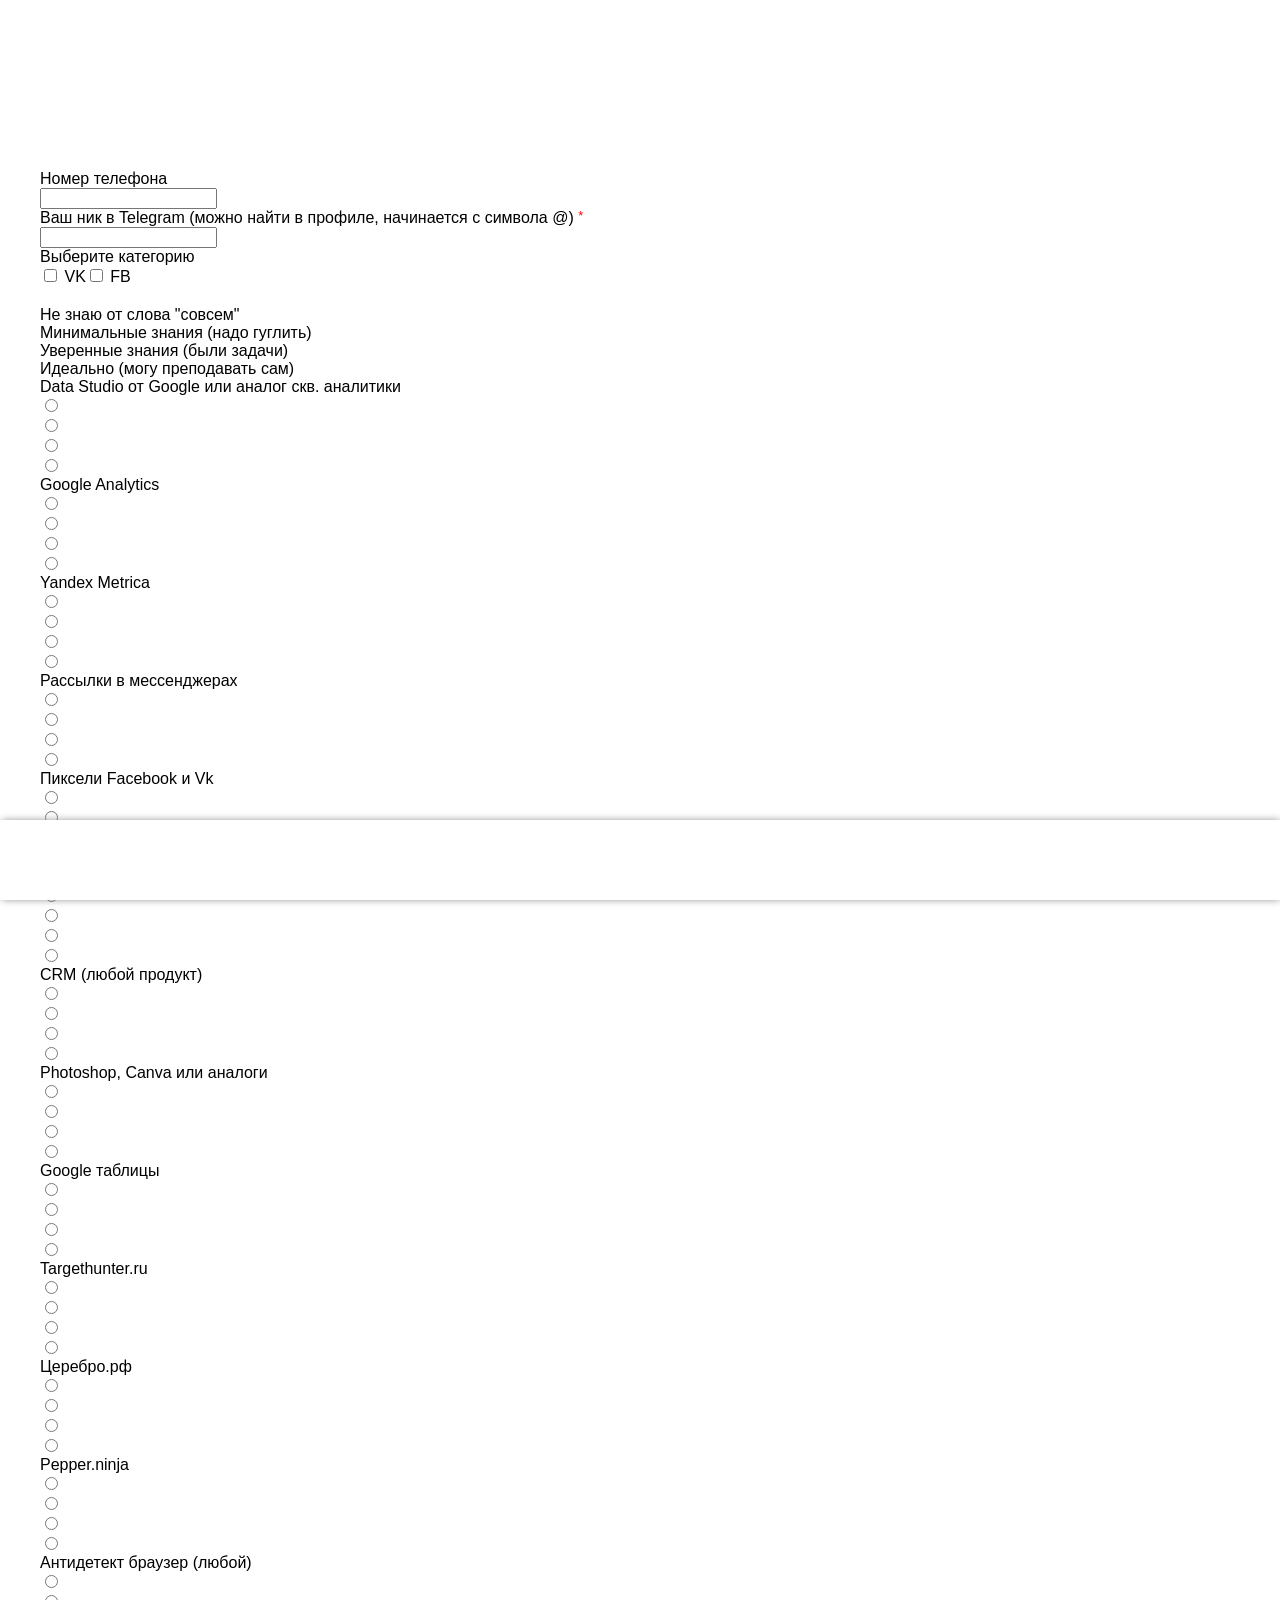
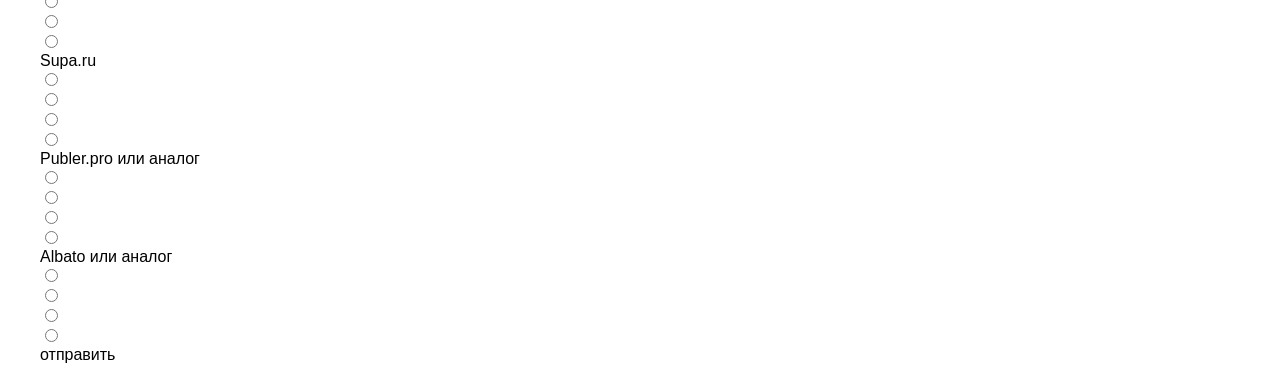
<file: _index.html>
<!doctype html>
<html lang="ru">
<head>
  <meta charset="UTF-8">
  <meta name="viewport"
        content="width=device-width, user-scalable=no, initial-scale=1.0, maximum-scale=1.0, minimum-scale=1.0">
  <meta http-equiv="X-UA-Compatible" content="ie=edge">
  <link rel="stylesheet" href="styles/style.css">
  <title>Document</title>
</head>
<body>
<div class="wrapper">
  <div class="content">
    <header class="header">
    </header>
    <main class="main" style="padding-top: 20px;">
      <div class="container">
        <div class="slides k1-form-slides">
          <form action="">
            <!--            <div class="slides__box flex-body">-->
            <div class="slides__item slides__item--intro slide-check">
              <!--                <div class="slide-item__row" data-type="email">-->
              <!--                  <div class="slide-item__title k1-required">-->
              <!--                    Электронная почта-->
              <!--                  </div>-->
              <!--                  <div class="slide-item__input-text">-->
              <!--                    <label for="user-email">-->
              <!--                      <input type="email" id="user-email" name="email">-->
              <!--                    </label>-->
              <!--                  </div>-->
              <!--                  <div class="slide-item__error-field">-->
              <!--                    Это обязательный вопрос.-->
              <!--                  </div>-->
              <!--                </div>-->
              <div class="slide-item__row" data-type="phone">
                <div class="slide-item__title">
                  Номер телефона
                </div>
                <div class="slide-item__input-text">
                  <label for="user-phone">
                    <input type="text" id="user-phone" name="phone">
                  </label>
                </div>
              </div>
              <div class="slide-item__row" data-type="telegram-nickname">
                <div class="slide-item__title k1-required">
                  Ваш ник в Telegram (можно найти в профиле, начинается с символа @)
                </div>
                <div class="slide-item__input-text">
                  <label for="user-telegram-nickname">
                    <input type="text" id="user-telegram-nickname" name="telegram-nickname">
                  </label>
                </div>
                <div class="slide-item__error-field">
                  Это обязательное поле.
                </div>
              </div>
              <h3> Выберите категорию</h3>
              <div class="slide-check__choose">
                <div class="slide-check-item" data-value="vk">
                  <label for="vk">
                    <input type="checkbox" id="vk" name="chose-social">
                    <span></span>
                    VK
                  </label>
                </div>
                <div class="slide-check-item" data-value="fb">
                  <label for="fb">
                    <input type="checkbox" id="fb" name="chose-social">
                    <span></span>
                    FB
                  </label>
                </div>
                <div class="slide-item__error-field">
                  Выберите хотя бы 1 соц.сеть
                </div>
              </div>
            
            </div>
            <div class="slides__item social-item social-item--vk slides__item--vk slide-item">
              <!--                <h1 style="color: blue">Вопросы для ВК</h1>-->
              <h3>Тестовое задание для таргетологов ВКонтакте</h3>
              <h5>В вопросах может быть как один ответ, так и несколько (будьте внимательны).</h5>
              <h5><span style="color: red;">*</span> Обязательно</h5>
              
              <div class="slide-item__row" data-type="pay-models">
                <div class="slide-item__title k1-required">
                  Какие модели оплаты применяются в ВКонтакте при настройке рекламных объявлений?
                </div>
                <div class="slide-item__checkboxes">
                  <div class="slide-item__checkboxes-row">
                    <label for="pay-models-clicks">
                      <input type="checkbox" id="pay-models-clicks" name="pay-models">
                      <span></span>
                      Оплата за клики
                    </label>
                  </div>
                  <div class="slide-item__checkboxes-row">
                    <label for="pay-models-shows">
                      <input type="checkbox" id="pay-models-shows" name="pay-models">
                      <span></span>
                      Оплата за количество показов
                    </label>
                  </div>
                  <div class="slide-item__checkboxes-row">
                    <label for="pay-models-time">
                      <input type="checkbox" id="pay-models-time" name="pay-models">
                      <span></span>
                      Оплата за время показа
                    </label>
                  </div>
                  <div class="slide-item__checkboxes-row">
                    <label for="pay-models-auto">
                      <input type="checkbox" id="pay-models-auto" name="pay-models">
                      <span></span>
                      Автоматическое управление ценой
                    </label>
                  </div>
                </div>
                <div class="slide-item__error-field">Это обязательный вопрос.</div>
              </div>
              <div class="slide-item__row" data-type="minimal-volume">
                <div class="slide-item__title k1-required">
                  Минимальный объем целевой аудитории для запуска рекламного объявления?
                </div>
                <div class="slide-item__radios">
                  <div class="slide-item__checkboxes-row">
                    <label for="minimal-volume-10">
                      <input type="radio" id="minimal-volume-10" name="minimal-volume">
                      <span></span>
                      10
                    </label>
                  </div>
                  <div class="slide-item__checkboxes-row">
                    <label for="minimal-volume-100">
                      <input type="radio" id="minimal-volume-100" name="minimal-volume">
                      <span></span>
                      100
                    </label>
                  </div>
                  <div class="slide-item__checkboxes-row">
                    <label for="minimal-volume-500">
                      <input type="radio" id="minimal-volume-500" name="minimal-volume">
                      <span></span>
                      500
                    </label>
                  </div>
                  <div class="slide-item__checkboxes-row">
                    <label for="minimal-volume-1000">
                      <input type="radio" id="minimal-volume-1000" name="minimal-volume">
                      <span></span>
                      1000
                    </label>
                  </div>
                </div>
                <div class="slide-item__error-field">Это обязательный вопрос.</div>
              </div>
              <div class="slide-item__row" data-type="minimal-distance">
                <div class="slide-item__title k1-required">
                  Какое минимальное расстояние в настройках геолокации (при настройке местоположения по карте) вы
                  можете выбрать при создании таргетированной рекламы?
                </div>
                <div class="slide-item__radios">
                  <div class="slide-item__checkboxes-row">
                    <label for="minimal-distance-500">
                      <input type="radio" id="minimal-distance-500" name="minimal-distance">
                      <span></span>
                      500 м
                    </label>
                  </div>
                  <div class="slide-item__checkboxes-row">
                    <label for="minimal-distance-1">
                      <input type="radio" id="minimal-distance-1" name="minimal-distance">
                      <span></span>
                      1 км
                    </label>
                  </div>
                  <div class="slide-item__checkboxes-row">
                    <label for="minimal-distance-5">
                      <input type="radio" id="minimal-distance-5" name="minimal-distance">
                      <span></span>
                      5 км
                    </label>
                  </div>
                  <div class="slide-item__checkboxes-row">
                    <label for="minimal-distance-10">
                      <input type="radio" id="minimal-distance-10" name="minimal-distance">
                      <span></span>
                      10 км
                    </label>
                  </div>
                </div>
                <div class="slide-item__error-field">Это обязательный вопрос.</div>
              </div>
              <div class="slide-item__row" data-type="settings-save">
                <div class="slide-item__title k1-required">
                  Какие модели оплаты применяются в ВКонтакте при настройке рекламных объявлений?
                </div>
                <div class="slide-item__checkboxes">
                  <div class="slide-item__checkboxes-row">
                    <label for="settings-save-forward">
                      <input type="checkbox" id="settings-save-forward" name="settings-save">
                      <span></span>
                      Перешли по ссылке
                    </label>
                  </div>
                  <div class="slide-item__checkboxes-row">
                    <label for="settings-save-hide-post">
                      <input type="checkbox" id="settings-save-hide-post" name="settings-save">
                      <span></span>
                      Скрыли запись из новостей
                    </label>
                  </div>
                  <div class="slide-item__checkboxes-row">
                    <label for="settings-save-25">
                      <input type="checkbox" id="settings-save-25" name="settings-save">
                      <span></span>
                      Посмотрели 25% видео
                    </label>
                  </div>
                  <div class="slide-item__checkboxes-row">
                    <label for="settings-save-write-message">
                      <input type="checkbox" id="settings-save-write-message" name="settings-save">
                      <span></span>
                      Написали сообщение в сообщество
                    </label>
                  </div>
                  <div class="slide-item__checkboxes-row">
                    <label for="settings-save-share">
                      <input type="checkbox" id="settings-save-share" name="settings-save">
                      <span></span>
                      Поделились записью
                    </label>
                  </div>
                  <div class="slide-item__checkboxes-row">
                    <label for="settings-save-all">
                      <input type="checkbox" id="settings-save-all" name="settings-save">
                      <span></span>
                      Все действия выше можно сохранить
                    </label>
                  </div>
                </div>
                <div class="slide-item__error-field">Это обязательный вопрос.</div>
              </div>
              <div class="slide-item__row" data-type="max-peoples">
                <div class="slide-item__title k1-required">
                  Минимальный объем целевой аудитории для запуска рекламного объявления?
                </div>
                <div class="slide-item__radios">
                  <div class="slide-item__checkboxes-row">
                    <label for="max-peoples-before-10">
                      <input type="radio" id="max-peoples-before-10" name="max-peoples">
                      <span></span>
                      До 10 000 пользователей
                    </label>
                  </div>
                  <div class="slide-item__checkboxes-row">
                    <label for="max-peoples-before-50">
                      <input type="radio" id="max-peoples-before-50" name="max-peoples">
                      <span></span>
                      До 50 000 пользователей
                    </label>
                  </div>
                  <div class="slide-item__checkboxes-row">
                    <label for="max-peoples-before-100">
                      <input type="radio" id="max-peoples-before-100" name="max-peoples">
                      <span></span>
                      До 100 000 пользователей
                    </label>
                  </div>
                  <div class="slide-item__checkboxes-row">
                    <label for="max-peoples-before-200">
                      <input type="radio" id="max-peoples-before-200" name="max-peoples">
                      <span></span>
                      До 200 000 пользователей
                    </label>
                  </div>
                  <div class="slide-item__checkboxes-row">
                    <label for="max-peoples-over-200">
                      <input type="radio" id="max-peoples-over-200" name="max-peoples">
                      <span></span>
                      Более 200 000 пользователей
                    </label>
                  </div>
                </div>
                <div class="slide-item__error-field">Это обязательный вопрос.</div>
              </div>
              <div class="slide-item__row" data-type="emoji">
                <div class="slide-item__title k1-required">
                  Сколько эмодзи можно использовать в тексте рекламного объявления (формат: универсальная запись)?
                </div>
                <div class="slide-item__radios">
                  <div class="slide-item__checkboxes-row">
                    <label for="emoji-6">
                      <input type="radio" id="emoji-6" name="emoji">
                      <span></span>
                      6
                    </label>
                  </div>
                  <div class="slide-item__checkboxes-row">
                    <label for="emoji-8">
                      <input type="radio" id="emoji-8" name="emoji">
                      <span></span>
                      8
                    </label>
                  </div>
                  <div class="slide-item__checkboxes-row">
                    <label for="emoji-10">
                      <input type="radio" id="emoji-10" name="emoji">
                      <span></span>
                      10
                    </label>
                  </div>
                  <div class="slide-item__checkboxes-row">
                    <label for="emoji-12">
                      <input type="radio" id="emoji-12" name="emoji">
                      <span></span>
                      12
                    </label>
                  </div>
                </div>
                <div class="slide-item__error-field">Это обязательный вопрос.</div>
              </div>
              <div class="slide-item__row" data-type="minimal-cost">
                <div class="slide-item__title k1-required">
                  Минимальная стоимость за 1000 показов для формата универсальная запись?
                </div>
                <div class="slide-item__radios">
                  <div class="slide-item__checkboxes-row">
                    <label for="minimal-cost-1">
                      <input type="radio" id="minimal-cost-1" name="minimal-cost">
                      <span></span>
                      1,20 руб
                    </label>
                  </div>
                  <div class="slide-item__checkboxes-row">
                    <label for="minimal-cost-30">
                      <input type="radio" id="minimal-cost-30" name="minimal-cost">
                      <span></span>
                      30 руб
                    </label>
                  </div>
                  <div class="slide-item__checkboxes-row">
                    <label for="minimal-cost-50">
                      <input type="radio" id="minimal-cost-50" name="minimal-cost">
                      <span></span>
                      50 руб
                    </label>
                  </div>
                  <div class="slide-item__checkboxes-row">
                    <label for="minimal-cost-70">
                      <input type="radio" id="minimal-cost-70" name="minimal-cost">
                      <span></span>
                      70 руб
                    </label>
                  </div>
                </div>
                <div class="slide-item__error-field">Это обязательный вопрос.</div>
              </div>
              <div class="slide-item__row" data-type="settings-budget">
                <div class="slide-item__title k1-required">
                  Сколько эмодзи можно использовать в тексте рекламного объявления (формат: универсальная запись)?
                </div>
                <div class="slide-item__radios">
                  <div class="slide-item__checkboxes-row">
                    <label for="settings-budget-clicks">
                      <input type="radio" id="settings-budget-clicks" name="settings-budget">
                      <span></span>
                      Регулирование ставок за показы/клики
                    </label>
                  </div>
                  <div class="slide-item__checkboxes-row">
                    <label for="settings-budget-shows">
                      <input type="radio" id="settings-budget-shows" name="settings-budget">
                      <span></span>
                      Установка лимита объявления
                    </label>
                  </div>
                  <div class="slide-item__checkboxes-row">
                    <label for="settings-budget-day">
                      <input type="radio" id="settings-budget-day" name="settings-budget">
                      <span></span>
                      Установка дневного лимита
                    </label>
                  </div>
                  <div class="slide-item__checkboxes-row">
                    <label for="settings-budget-clicks-shows">
                      <input type="radio" id="settings-budget-clicks-shows" name="settings-budget">
                      <span></span>
                      Регулирование ставок за показы/клики, установка лимита объявления
                    </label>
                  </div>
                  <div class="slide-item__checkboxes-row">
                    <label for="settings-budget-clicks-day">
                      <input type="radio" id="settings-budget-clicks-day" name="settings-budget">
                      <span></span>
                      Регулирование ставок за показы/клики, установка дневного лимита
                    </label>
                  </div>
                </div>
                <div class="slide-item__error-field">Это обязательный вопрос.</div>
              </div>
              <div class="slide-item__row" data-type="universal">
                <div class="slide-item__title k1-required">
                  Какие параметры влияют на объем показов универсальной записи при модели оплаты CPC?
                </div>
                <div class="slide-item__checkboxes">
                  <div class="slide-item__checkboxes-row">
                    <label for="universal-auction">
                      <input type="checkbox" id="universal-auction" name="universal">
                      <span></span>
                      Конкуренция на аукционе
                    </label>
                  </div>
                  <div class="slide-item__checkboxes-row">
                    <label for="universal-click">
                      <input type="checkbox" id="universal-click" name="universal">
                      <span></span>
                      Установленная цена за клик
                    </label>
                  </div>
                  <div class="slide-item__checkboxes-row">
                    <label for="universal-limit">
                      <input type="checkbox" id="universal-limit" name="universal">
                      <span></span>
                      Лимит объявления
                    </label>
                  </div>
                  <div class="slide-item__checkboxes-row">
                    <label for="universal-ctr">
                      <input type="checkbox" id="universal-ctr" name="universal">
                      <span></span>
                      CTR объявления
                    </label>
                  </div>
                  <div class="slide-item__checkboxes-row">
                    <label for="universal-all">
                      <input type="checkbox" id="universal-all" name="universal">
                      <span></span>
                      Все выше перечисленные
                    </label>
                  </div>
                </div>
                <div class="slide-item__error-field">Это обязательный вопрос.</div>
              </div>
              <!--                <div class="slide-item__row" data-type="quest">-->
              <!--                  <div class="slide-item__title k1-required">-->
              <!--                    Практическое задание по ссылке-->
              <!--                    <a href="https://docs.google.com/document/d/1qd4_ggJr-XXvBXBXves0nQz3DtZSukvVm0XRuGl3gQw/edit">-->
              <!--                      https://docs.google.com/document/d/1qd4_ggJr-XXvBXBXves0nQz3DtZSukvVm0XRuGl3gQw/edit</a> В ответе-->
              <!--                    прислать ссылку на документ (Google) или ссылку на скриншот промопоста-->
              <!--                  </div>-->
              <!--                  <div class="slide-item__input-text">-->
              <!--                    <label for="user-quest">-->
              <!--                      <input type="text" id="user-quest" name="quest">-->
              <!--                    </label>-->
              <!--                  </div>-->
              <!--                </div>-->
              <!--                <div class="slide-item__row">-->
              <!--                  <div class="slide-item__next">-->
              <!--                    Далее-->
              <!--                  </div>-->
              <!--                  <div class="slide-item__clear-form">-->
              <!--                    Очистить-->
              <!--                  </div>-->
              <!--                </div>-->
            </div>
            <div class="slides__item social-item social-item--fb slides__item--fb slide-item">
              <h3>Тестовое задание для таргетологов Facebook</h3>
              <h5>В вопросах может быть как один ответ, так и несколько (будьте внимательны).</h5>
              <h5><span style="color: red;">*</span> Обязательно</h5>
              
              <div class="slide-item__row" data-type="ad-format">
                <div class="slide-item__title k1-required">
                  Где нужно выбирать формат рекламы? Формат — значит, тип рекламы (например, изображение или видео) и то, как
                  она будет отображаться.
                </div>
                <div class="slide-item__radios">
                  <div class="slide-item__checkboxes-row">
                    <label for="ad-format-company">
                      <input type="radio" id="ad-format-company" name="ad-format">
                      <span></span>
                      На уровне кампании
                    </label>
                  </div>
                  <div class="slide-item__checkboxes-row">
                    <label for="ad-format-group">
                      <input type="radio" id="ad-format-group" name="ad-format">
                      <span></span>
                      При настройке групп объявлений
                    </label>
                  </div>
                  <div class="slide-item__checkboxes-row">
                    <label for="ad-format-individual">
                      <input type="radio" id="ad-format-individual" name="ad-format">
                      <span></span>
                      На уровне отдельных объявлений
                    </label>
                  </div>
                  <div class="slide-item__checkboxes-row">
                    <label for="ad-format-no-one">
                      <input type="radio" id="ad-format-no-one" name="ad-format">
                      <span></span>
                      Здесь нет верных вариантов
                    </label>
                  </div>
                </div>
                <div class="slide-item__error-field">Это обязательный вопрос.</div>
              </div>
              <div class="slide-item__row" data-type="what-target">
                <div class="slide-item__title k1-required">
                  Какую цель нужно использовать, если вы хотите, чтобы вашу рекламу увидело как можно больше людей? Выберите
                  один вариант?
                </div>
                <div class="slide-item__radios">
                  <div class="slide-item__checkboxes-row">
                    <label for="what-target-scope">
                      <input type="radio" id="what-target-scope" name="what-target">
                      <span></span>
                      Охват
                    </label>
                  </div>
                  <div class="slide-item__checkboxes-row">
                    <label for="what-target-brand">
                      <input type="radio" id="what-target-brand" name="what-target">
                      <span></span>
                      Узнаваемость бренда
                    </label>
                  </div>
                  <div class="slide-item__checkboxes-row">
                    <label for="what-target-visited">
                      <input type="radio" id="what-target-visited" name="what-target">
                      <span></span>
                      Посещение точек
                    </label>
                  </div>
                  <div class="slide-item__checkboxes-row">
                    <label for="what-target-no-one">
                      <input type="radio" id="what-target-no-one" name="what-target">
                      <span></span>
                      Здесь нет нужного варианта ответа
                    </label>
                  </div>
                
                </div>
                <div class="slide-item__error-field">Это обязательный вопрос.</div>
              </div>
              <div class="slide-item__row" data-type="media-plan">
                <div class="slide-item__title k1-required">
                  Как вы будете составлять медиаплан на рекламу?
                </div>
                <div class="slide-item__radios">
                  <div class="slide-item__checkboxes-row">
                    <label for="media-plan-max-cost">
                      <input type="radio" id="media-plan-max-cost" name="media-plan">
                      <span></span>
                      Определю максимальную сумму, которую могу выделить на рекламу, равномерно распределю её между всеми
                      кампаниями
                    </label>
                  </div>
                  <div class="slide-item__checkboxes-row">
                    <label for="media-plan-cost">
                      <input type="radio" id="media-plan-cost" name="media-plan">
                      <span></span>
                      Определю сумму на месяц и распределю её между кампаниями в зависимости от их эффективности
                    </label>
                  </div>
                  <div class="slide-item__checkboxes-row">
                    <label for="media-plan-by-result">
                      <input type="radio" id="media-plan-by-result" name="media-plan">
                      <span></span>
                      Буду отталкиваться, от того, сколько результатов мне нужно получить: возьму среднюю цену клика, прикину,
                      сколько кликов необходимо, чтобы окупить рекламу, и перемножу
                    </label>
                  </div>
                </div>
                <div class="slide-item__error-field">Это обязательный вопрос.</div>
              </div>
              <div class="slide-item__row" data-type="ad-rus">
                <div class="slide-item__title k1-required">
                  Вы запускаете рекламу в России. Как будете таргетироваться по людям с доходом выше среднего? Выберите
                  несколько вариантов.
                </div>
                <div class="slide-item__checkboxes">
                  <div class="slide-item__checkboxes-row">
                    <label for="ad-rus-pay">
                      <input type="checkbox" id="ad-rus-pay" name="ad-rus">
                      <span></span>
                      Выберу таргетинг по платежам
                    </label>
                  </div>
                  <div class="slide-item__checkboxes-row">
                    <label for="ad-rus-apple">
                      <input type="checkbox" id="ad-rus-apple" name="ad-rus">
                      <span></span>
                      Буду таргетироваться на всех владельцев техники Apple
                    </label>
                  </div>
                  <div class="slide-item__checkboxes-row">
                    <label for="ad-rus-top">
                      <input type="checkbox" id="ad-rus-top" name="ad-rus">
                      <span></span>
                      Буду таргетироваться на пользователей топовых смартфонов этого и прошлого года
                    </label>
                  </div>
                  <div class="slide-item__checkboxes-row">
                    <label for="ad-rus-moscow">
                      <input type="checkbox" id="ad-rus-moscow" name="ad-rus">
                      <span></span>
                      По тем, кто живёт в богатых районах Москвы и Подмосковья
                    </label>
                  </div>
                  <div class="slide-item__checkboxes-row">
                    <label for="ad-rus-travel">
                      <input type="checkbox" id="ad-rus-travel" name="ad-rus">
                      <span></span>
                      По тем, кто часто путешествует
                    </label>
                  </div>
                  <div class="slide-item__checkboxes-row">
                    <label for="ad-rus-finance">
                      <input type="checkbox" id="ad-rus-finance" name="ad-rus">
                      <span></span>
                      По тем, кто интересуется деньгами, финансами, богатством
                    </label>
                  </div>
                </div>
                <div class="slide-item__error-field">Это обязательный вопрос.</div>
              </div>
              <div class="slide-item__row" data-type="pay-for-show">
                <div class="slide-item__title k1-required">
                  Вы запускаете группу с оплатой за показы. Сколько объявлений вы создадите?
                </div>
                <div class="slide-item__radios">
                  <div class="slide-item__checkboxes-row">
                    <label for="pay-for-show-10-more">
                      <input type="radio" id="pay-for-show-10-more" name="pay-for-show">
                      <span></span>
                      Не меньше 10: чем больше, тем лучше — важно протестировать максимум вариантов
                    </label>
                  </div>
                  <div class="slide-item__checkboxes-row">
                    <label for="pay-for-show-2">
                      <input type="radio" id="pay-for-show-2" name="pay-for-show">
                      <span></span>
                      Будет достаточно 1−2 объявлений на группу, чтобы не распыляться
                    </label>
                  </div>
                  <div class="slide-item__checkboxes-row">
                    <label for="pay-for-show-5-more">
                      <input type="radio" id="pay-for-show-5-more" name="pay-for-show">
                      <span></span>
                      Минимум 5 — по одному объявлению каждого формата
                    </label>
                  </div>
                  <div class="slide-item__checkboxes-row">
                    <label for="pay-for-show-5">
                      <input type="radio" id="pay-for-show-5" name="pay-for-show">
                      <span></span>
                      3−5 объявлений будет достаточно, чтобы протестировать разные варианты и не израсходовать лишний бюджет
                    </label>
                  </div>
                </div>
                <div class="slide-item__error-field">Это обязательный вопрос.</div>
              </div>
              <div class="slide-item__row" data-type="min-budget">
                <div class="slide-item__title k1-required">
                  Какой минимальный бюджет на тесте нужно выделить на одну группу объявлений, чтобы понять, насколько для вас
                  эффективна эта аудитория и плейсмент?
                </div>
                <div class="slide-item__radios">
                  <div class="slide-item__checkboxes-row">
                    <label for="min-budget-1000">
                      <input type="radio" id="min-budget-1000" name="min-budget">
                      <span></span>
                      Минимум 1000 рублей
                    </label>
                  </div>
                  <div class="slide-item__checkboxes-row">
                    <label for="min-budget-500">
                      <input type="radio" id="min-budget-500" name="min-budget">
                      <span></span>
                      400-500 руб
                    </label>
                  </div>
                  <div class="slide-item__checkboxes-row">
                    <label for="min-budget-100">
                      <input type="radio" id="min-budget-100" name="min-budget">
                      <span></span>
                      Чтобы оценить эффективность группы объявлений, не нужно выделять много денег — это можно понять уже на
                      небольшом бюджете до 100 руб.
                    </label>
                  </div>
                </div>
                <div class="slide-item__error-field">Это обязательный вопрос.</div>
              </div>
              <div class="slide-item__row" data-type="max-interest">
                <div class="slide-item__title k1-required">
                  Какое максимальное количество интересов в детальном таргетинге можно указывать в одной группе объявлений для
                  эффективной работы?
                </div>
                <div class="slide-item__radios">
                  <div class="slide-item__checkboxes-row">
                    <label for="max-interest-1">
                      <input type="radio" id="max-interest-1" name="max-interest">
                      <span></span>
                      1
                    </label>
                  </div>
                  <div class="slide-item__checkboxes-row">
                    <label for="max-interest-5">
                      <input type="radio" id="max-interest-5" name="max-interest">
                      <span></span>
                      До 5
                    </label>
                  </div>
                  <div class="slide-item__checkboxes-row">
                    <label for="max-interest-10">
                      <input type="radio" id="max-interest-10" name="max-interest">
                      <span></span>
                      До 10
                    </label>
                  </div>
                  <div class="slide-item__checkboxes-row">
                    <label for="max-interest-nothing">
                      <input type="radio" id="max-interest-nothing" name="max-interest">
                      <span></span>
                      Не имеет значения
                    </label>
                  </div>
                </div>
                <div class="slide-item__error-field">Это обязательный вопрос.</div>
              </div>
              <div class="slide-item__row" data-type="min-distance">
                <div class="slide-item__title k1-required">
                  Вы открываете кафе и хотите настроить рекламу на тех, кто живет недалеко. Какое минимальное расстояние в
                  настройках геолокации вы можете выбрать при создании таргетированной рекламы с целью охвата?
                </div>
                <div class="slide-item__radios">
                  <div class="slide-item__checkboxes-row">
                    <label for="min-distance-1">
                      <input type="radio" id="min-distance-1" name="min-distance">
                      <span></span>
                      1 км
                    </label>
                  </div>
                  <div class="slide-item__checkboxes-row">
                    <label for="min-distance-5">
                      <input type="radio" id="min-distance-5" name="min-distance">
                      <span></span>
                      5 км
                    </label>
                  </div>
                  <div class="slide-item__checkboxes-row">
                    <label for="min-distance-10">
                      <input type="radio" id="min-distance-10" name="min-distance">
                      <span></span>
                      10 км
                    </label>
                  </div>
                  <div class="slide-item__checkboxes-row">
                    <label for="min-distance-17">
                      <input type="radio" id="min-distance-17" name="min-distance">
                      <span></span>
                      17 км
                    </label>
                  </div>
                </div>
                <div class="slide-item__error-field">Это обязательный вопрос.</div>
              </div>
              <div class="slide-item__row" data-type="training">
                <div class="slide-item__title k1-required">
                  Вы организуете бизнес-тренинг. Через две недели у вас первое мероприятие, но участников нет — надо срочно
                  набирать. Делать отдельный сайт времени нет. Ваши действия?
                </div>
                <div class="slide-item__radios">
                  <div class="slide-item__checkboxes-row">
                    <label for="training-picture">
                      <input type="radio" id="training-picture" name="training">
                      <span></span>
                      Сделаю холст с рассказом о тренинге и сразу в нём продавать билеты
                    </label>
                  </div>
                  <div class="slide-item__checkboxes-row">
                    <label for="training-move">
                      <input type="radio" id="training-move" name="training">
                      <span></span>
                      Перенесу тренинг и сделать полноценный сайт
                    </label>
                  </div>
                  <div class="slide-item__checkboxes-row">
                    <label for="training-lid">
                      <input type="radio" id="training-lid" name="training">
                      <span></span>
                      Запущу сбор регистраций на мероприятие через лид-форму
                    </label>
                  </div>
                </div>
                <div class="slide-item__error-field">Это обязательный вопрос.</div>
              </div>
              <div class="slide-item__row" data-type="facebook">
                <div class="slide-item__title k1-required">
                  Насколько можно повышать бюджет за раз, чтобы не сбивать оптимизацию и обучение Фейсбука?
                </div>
                <div class="slide-item__radios">
                  <div class="slide-item__checkboxes-row">
                    <label for="facebook-nothing">
                      <input type="radio" id="facebook-nothing" name="facebook">
                      <span></span>
                      Не имеет значения: можно увеличивать хоть в десять раз, это не влияет на оптимизацию
                    </label>
                  </div>
                  <div class="slide-item__checkboxes-row">
                    <label for="facebook-2">
                      <input type="radio" id="facebook-2" name="facebook">
                      <span></span>
                      Максимум в два раза
                    </label>
                  </div>
                  <div class="slide-item__checkboxes-row">
                    <label for="facebook-5%">
                      <input type="radio" id="facebook-5%" name="facebook">
                      <span></span>
                      Не более 5% за раз
                    </label>
                  </div>
                  <div class="slide-item__checkboxes-row">
                    <label for="facebook-20%">
                      <input type="radio" id="facebook-20%" name="facebook">
                      <span></span>
                      До 20%
                    </label>
                  </div>
                </div>
                <div class="slide-item__error-field">Это обязательный вопрос.</div>
              </div>
              <!--                string-->
              <!--                string-->
              <!--                string-->
              <div class="slide-item__row" data-type="success-projects">
                <div class="slide-item__title k1-required">
                  У вас было более 10 успешных проектов?
                </div>
                <div class="slide-item__radios">
                  <div class="slide-item__checkboxes-row">
                    <label for="success-projects-yes">
                      <input type="radio" id="success-projects-yes" name="success-projects">
                      <span></span>
                      Да
                    </label>
                  </div>
                  <div class="slide-item__checkboxes-row">
                    <label for="success-projects-no">
                      <input type="radio" id="success-projects-no" name="success-projects">
                      <span></span>
                      Нет
                    </label>
                  </div>
                </div>
                <div class="slide-item__error-field">Это обязательный вопрос.</div>
              </div>
              <!--                <div class="slide-item__row" data-type="telegram-nickname">-->
              <!--                  <div class="slide-item__title k1-required">-->
              <!--                    Ваш ник в Telegram (можно найти в профиле, начинается с символа @)-->
              <!--                  </div>-->
              <!--                  <div class="slide-item__input-text">-->
              <!--                    <label for="user-telegram-nickname">-->
              <!--                      <input type="text" id="user-telegram-nickname" name="telegram-nickname">-->
              <!--                    </label>-->
              <!--                  </div>-->
              <!--                  <div class="slide-item__error-field">-->
              <!--                    Это обязательный вопрос.-->
              <!--                  </div>-->
              <!--                </div>-->
              <!--                <div class="slide-item__row">-->
              <!--                  <div class="slide-item__next">-->
              <!--                    Далее-->
              <!--                  </div>-->
              <!--                  <div class="slide-item__clear-form">-->
              <!--                    Очистить-->
              <!--                  </div>-->
              <!--                </div>-->
            </div>
            <div class="slides__item slides__item--skills slide-item">
              <!--                <div class="slide-item__row" data-type="email">-->
              <!--                  <div class="slide-item__title k1-required">-->
              <!--                    Электронная почта-->
              <!--                  </div>-->
              <!--                  <div class="slide-item__input-text">-->
              <!--                    <label for="user-email">-->
              <!--                      <input type="email" id="user-email" name="email">-->
              <!--                    </label>-->
              <!--                  </div>-->
              <!--                  <div class="slide-item__error-field">-->
              <!--                    Это обязательный вопрос.-->
              <!--                  </div>-->
              <!--                </div>-->
              <div class="slides-table">
                <div class="slides-table__head">
                  <div class="slides-table__placeholder"></div>
                  <div class="slides-table__column" data-skill="low">
                    Не знаю от слова "совсем"
                  </div>
                  <div class="slides-table__column" data-skill="lower">
                    Минимальные знания (надо гуглить)
                  </div>
                  <div class="slides-table__column" data-skill="higher">
                    Уверенные знания (были задачи)
                  </div>
                  <div class="slides-table__column" data-skill="high">
                    Идеально (могу преподавать сам)
                  </div>
                </div>
                <div class="slides-table__row" data-type="data-studio">
                  <div class="slides-table__name">
                    Data Studio от Google или аналог скв. аналитики
                  </div>
                  <div class="slides-table__column">
                    <label >
                      <input type="radio" value="low"  name="data-studio">
                      <span></span>
                    </label>
                  </div>
                  <div class="slides-table__column">
                    <label >
                      <input type="radio" value="lower"  name="data-studio">
                      <span></span>
                    </label>
                  </div>
                  <div class="slides-table__column">
                    <label >
                      <input type="radio" value="higher"  name="data-studio">
                      <span></span>
                    </label>
                  </div>
                  <div class="slides-table__column">
                    <label >
                      <input type="radio" value="high"  name="data-studio">
                      <span></span>
                    </label>
                  </div>
                </div>
                <div class="slides-table__row" data-type="google-analytics">
                  <div class="slides-table__name">
                    Google Analytics
                  </div>
                  <div class="slides-table__column">
                    <label >
                      <input type="radio" value="low"  name="google-analytics">
                      <span></span>
                    </label>
                  </div>
                  <div class="slides-table__column">
                    <label >
                      <input type="radio" value="lower" name="google-analytics">
                      <span></span>
                    </label>
                  </div>
                  <div class="slides-table__column">
                    <label >
                      <input type="radio" value="higher" name="google-analytics">
                      <span></span>
                    </label>
                  </div>
                  <div class="slides-table__column">
                    <label >
                      <input type="radio" value="high"  name="google-analytics">
                      <span></span>
                    </label>
                  </div>
                </div>
                <div class="slides-table__row" data-type="yandex-metrica">
                  <div class="slides-table__name">
                    Yandex Metrica
                  </div>
                  <div class="slides-table__column">
                    <label >
                      <input type="radio" value="low"  name="yandex-metrica">
                      <span></span>
                    </label>
                  </div>
                  <div class="slides-table__column">
                    <label >
                      <input type="radio" value="lower"  name="yandex-metrica">
                      <span></span>
                    </label>
                  </div>
                  <div class="slides-table__column">
                    <label >
                      <input type="radio" value="higher"  name="yandex-metrica">
                      <span></span>
                    </label>
                  </div>
                  <div class="slides-table__column">
                    <label >
                      <input type="radio" value="high"  name="yandex-metrica">
                      <span></span>
                    </label>
                  </div>
                </div>
                <div class="slides-table__row" data-type="mailing">
                  <div class="slides-table__name">
                    Рассылки в мессенджерах
                  </div>
                  <div class="slides-table__column">
                    <label >
                      <input type="radio" value="low" name="mailing">
                      <span></span>
                    </label>
                  </div>
                  <div class="slides-table__column">
                    <label >
                      <input type="radio" value="lower" name="mailing">
                      <span></span>
                    </label>
                  </div>
                  <div class="slides-table__column">
                    <label >
                      <input type="radio" value="higher"  name="mailing">
                      <span></span>
                    </label>
                  </div>
                  <div class="slides-table__column">
                    <label >
                      <input type="radio" value="high"  name="mailing">
                      <span></span>
                    </label>
                  </div>
                </div>
                <div class="slides-table__row" data-type="pixels">
                  <div class="slides-table__name">
                    Пиксели Facebook и Vk
                  </div>
                  <div class="slides-table__column">
                    <label >
                      <input type="radio" value="low" name="pixels">
                      <span></span>
                    </label>
                  </div>
                  <div class="slides-table__column">
                    <label >
                      <input type="radio" value="lower" name="pixels">
                      <span></span>
                    </label>
                  </div>
                  <div class="slides-table__column">
                    <label >
                      <input type="radio" value="higher" name="pixels">
                      <span></span>
                    </label>
                  </div>
                  <div class="slides-table__column">
                    <label >
                      <input type="radio" value="high" name="pixels">
                      <span></span>
                    </label>
                  </div>
                </div>
                <div class="slides-table__row" data-type="bothelp">
                  <div class="slides-table__name">
                    Bothelp или аналог
                  </div>
                  <div class="slides-table__column">
                    <label >
                      <input type="radio" value="low" name="bothelp">
                      <span></span>
                    </label>
                  </div>
                  <div class="slides-table__column">
                    <label >
                      <input type="radio" value="lower" name="bothelp">
                      <span></span>
                    </label>
                  </div>
                  <div class="slides-table__column">
                    <label >
                      <input type="radio" value="higher" name="bothelp">
                      <span></span>
                    </label>
                  </div>
                  <div class="slides-table__column">
                    <label >
                      <input type="radio" value="high" name="bothelp">
                      <span></span>
                    </label>
                  </div>
                </div>
                <div class="slides-table__row" data-type="crm">
                  <div class="slides-table__name">
                    CRM (любой продукт)
                  </div>
                  <div class="slides-table__column">
                    <label >
                      <input type="radio" value="low" name="crm">
                      <span></span>
                    </label>
                  </div>
                  <div class="slides-table__column">
                    <label >
                      <input type="radio" value="lower" name="crm">
                      <span></span>
                    </label>
                  </div>
                  <div class="slides-table__column">
                    <label >
                      <input type="radio" value="higher" name="crm">
                      <span></span>
                    </label>
                  </div>
                  <div class="slides-table__column">
                    <label >
                      <input type="radio" value="high" name="crm">
                      <span></span>
                    </label>
                  </div>
                </div>
                <div class="slides-table__row" data-type="photoshop">
                  <div class="slides-table__name">
                    Photoshop, Canva или аналоги
                  </div>
                  <div class="slides-table__column">
                    <label >
                      <input type="radio" value="low" name="photoshop">
                      <span></span>
                    </label>
                  </div>
                  <div class="slides-table__column">
                    <label >
                      <input type="radio" value="lower" name="photoshop">
                      <span></span>
                    </label>
                  </div>
                  <div class="slides-table__column">
                    <label >
                      <input type="radio" value="higher" name="photoshop">
                      <span></span>
                    </label>
                  </div>
                  <div class="slides-table__column">
                    <label >
                      <input type="radio" value="high" name="photoshop">
                      <span></span>
                    </label>
                  </div>
                </div>
                <div class="slides-table__row" data-type="google-sheets">
                  <div class="slides-table__name">
                    Google таблицы
                  </div>
                  <div class="slides-table__column">
                    <label >
                      <input type="radio" value="low" name="google-sheets">
                      <span></span>
                    </label>
                  </div>
                  <div class="slides-table__column">
                    <label >
                      <input type="radio" value="lower" name="google-sheets">
                      <span></span>
                    </label>
                  </div>
                  <div class="slides-table__column">
                    <label >
                      <input type="radio" value="higher" name="google-sheets">
                      <span></span>
                    </label>
                  </div>
                  <div class="slides-table__column">
                    <label >
                      <input type="radio" value="high" name="google-sheets">
                      <span></span>
                    </label>
                  </div>
                </div>
                <div class="slides-table__row" data-type="targethunter">
                  <div class="slides-table__name">
                    Targethunter.ru
                  </div>
                  <div class="slides-table__column">
                    <label >
                      <input type="radio" value="low" name="targethunter">
                      <span></span>
                    </label>
                  </div>
                  <div class="slides-table__column">
                    <label >
                      <input type="radio" value="lower" name="targethunter">
                      <span></span>
                    </label>
                  </div>
                  <div class="slides-table__column">
                    <label >
                      <input type="radio" value="higher" name="targethunter">
                      <span></span>
                    </label>
                  </div>
                  <div class="slides-table__column">
                    <label >
                      <input type="radio" value="high" name="targethunter">
                      <span></span>
                    </label>
                  </div>
                </div>
                <div class="slides-table__row" data-type="cerebro">
                  <div class="slides-table__name">
                    Церебро.рф
                  </div>
                  <div class="slides-table__column">
                    <label >
                      <input type="radio" value="low" name="cerebro">
                      <span></span>
                    </label>
                  </div>
                  <div class="slides-table__column">
                    <label >
                      <input type="radio" value="lower" name="cerebro">
                      <span></span>
                    </label>
                  </div>
                  <div class="slides-table__column">
                    <label >
                      <input type="radio" value="higher" name="cerebro">
                      <span></span>
                    </label>
                  </div>
                  <div class="slides-table__column">
                    <label >
                      <input type="radio" value="high" name="cerebro">
                      <span></span>
                    </label>
                  </div>
                </div>
                <div class="slides-table__row" data-type="pepper">
                  <div class="slides-table__name">
                    Pepper.ninja
                  </div>
                  <div class="slides-table__column">
                    <label >
                      <input type="radio" value="low" name="pepper">
                      <span></span>
                    </label>
                  </div>
                  <div class="slides-table__column">
                    <label >
                      <input type="radio" value="lower" name="pepper">
                      <span></span>
                    </label>
                  </div>
                  <div class="slides-table__column">
                    <label >
                      <input type="radio" value="higher" name="pepper">
                      <span></span>
                    </label>
                  </div>
                  <div class="slides-table__column">
                    <label >
                      <input type="radio" value="high" name="pepper">
                      <span></span>
                    </label>
                  </div>
                </div>
                <div class="slides-table__row" data-type="undetect">
                  <div class="slides-table__name">
                    Антидетект браузер (любой)
                  </div>
                  <div class="slides-table__column">
                    <label >
                      <input type="radio" value="low" name="undetect">
                      <span></span>
                    </label>
                  </div>
                  <div class="slides-table__column">
                    <label >
                      <input type="radio" value="lower" name="undetect">
                      <span></span>
                    </label>
                  </div>
                  <div class="slides-table__column">
                    <label >
                      <input type="radio" value="higher" name="undetect">
                      <span></span>
                    </label>
                  </div>
                  <div class="slides-table__column">
                    <label >
                      <input type="radio" value="high" name="undetect">
                      <span></span>
                    </label>
                  </div>
                </div>
                <div class="slides-table__row" data-type="supa">
                  <div class="slides-table__name">
                    Supa.ru
                  </div>
                  <div class="slides-table__column">
                    <label >
                      <input type="radio" value="low" name="supa">
                      <span></span>
                    </label>
                  </div>
                  <div class="slides-table__column">
                    <label >
                      <input type="radio" value="lower" name="supa">
                      <span></span>
                    </label>
                  </div>
                  <div class="slides-table__column">
                    <label >
                      <input type="radio" value="higher" name="supa">
                      <span></span>
                    </label>
                  </div>
                  <div class="slides-table__column">
                    <label >
                      <input type="radio" value="high" name="supa">
                      <span></span>
                    </label>
                  </div>
                </div>
                <div class="slides-table__row" data-type="publer">
                  <div class="slides-table__name">
                    Publer.pro или аналог
                  </div>
                  <div class="slides-table__column">
                    <label >
                      <input type="radio" value="low" name="publer">
                      <span></span>
                    </label>
                  </div>
                  <div class="slides-table__column">
                    <label >
                      <input type="radio" value="lower" name="publer">
                      <span></span>
                    </label>
                  </div>
                  <div class="slides-table__column">
                    <label >
                      <input type="radio" value="higher" name="publer">
                      <span></span>
                    </label>
                  </div>
                  <div class="slides-table__column">
                    <label >
                      <input type="radio" value="high" name="publer">
                      <span></span>
                    </label>
                  </div>
                </div>
                <div class="slides-table__row" data-type="albato">
                  <div class="slides-table__name">
                    Albato или аналог
                  </div>
                  <div class="slides-table__column">
                    <label >
                      <input type="radio" value="low" name="albato">
                      <span></span>
                    </label>
                  </div>
                  <div class="slides-table__column">
                    <label >
                      <input type="radio" value="lower" name="albato">
                      <span></span>
                    </label>
                  </div>
                  <div class="slides-table__column">
                    <label >
                      <input type="radio" value="higher" name="albato">
                      <span></span>
                    </label>
                  </div>
                  <div class="slides-table__column">
                    <label >
                      <input type="radio" value="high" name="albato">
                      <span></span>
                    </label>
                  </div>
                </div>
                <div class="slides-table__row">
                  <div class="form-send-final">
                    отправить
                  </div>
                </div>
              </div>
            </div>
            <!--            </div>-->
          </form>
        </div>
      </div>
    </main>
  </div>
  
  <footer class="footer"></footer>
  <!--  <div class="k1-modal">-->
  <!--    <div class="k1-modal__body">-->
  <!--       Спасибо-->
  <!--    </div>-->
  <!--  </div>-->
  <script src="js/script.js"></script>
</div>

</body>
</html>
</file>
<file: styles/style.css>
@charset "UTF-8";
a,
abbr,
acronym,
address,
applet,
article,
aside,
audio,
b,
big,
blockquote,
body,
canvas,
caption,
center,
cite,
code,
dd,
del,
details,
dfn,
div,
dl,
dt,
em,
embed,
fieldset,
figcaption,
figure,
footer,
form,
h1,
h2,
h2,
h3,
h3,
h4,
h4,
h5,
h5,
h6,
header,
hgroup,
html,
i,
iframe,
img,
ins,
kbd,
label,
legend,
li,
mark,
menu,
nav,
object,
ol,
output,
p,
pre,
q,
ruby,
s,
samp,
section,
small,
span,
strike,
strong,
sub,
summary,
sup,
table,
tbody,
td,
tfoot,
th,
thead,
time,
tr,
tt,
u,
ul,
var,
video {
  margin: 0;
  padding: 0;
  border: 0;
  font-size: 100%;
  font: inherit;
  vertical-align: baseline;
}

/* HTML5 display-role reset for older browsers */
article,
aside,
details,
figcaption,
figure,
footer,
header,
hgroup,
menu,
nav,
section {
  display: block;
}

ul, ol {
  list-style: none;
}

blockquote,
q {
  quotes: none;
}

button {
  outline: none;
}

blockquote:after,
blockquote:before,
q:after,
q:before {
  content: "";
  content: none;
}

a {
  text-decoration: none;
  color: #000;
}

img {
  max-width: 100%;
  display: block;
  object-fit: cover;
}

html {
  box-sizing: border-box;
  height: 100%;
}

*,
*::after,
*::before {
  box-sizing: inherit;
}

a,
input,
textarea {
  outline: none;
}

html,
body {
  position: relative;
}

html {
  font-size: 16px;
  font-family: "Roboto", sans-serif;
}

a {
  display: inline-block;
  text-decoration: none;
}

ul,
li {
  margin: 0;
  padding: 0;
  list-style: none;
}

body {
  height: 100%;
  font-weight: 400;
}

.wrapper {
  display: flex;
  flex-direction: column;
  min-height: 100%;
  overflow: hidden;
}

.k1-content {
  flex: 1 0 auto;
}

.footer {
  flex: 0 0 auto;
}

.container {
  max-width: 1230px;
  width: 100%;
  margin: 0 auto;
  padding: 0 15px;
}
@media (max-width: 768px) {
  .container {
    padding: 0 10px;
  }
}

.flex-body {
  display: flex;
  align-items: center;
}

.k1--colored-red {
  color: #C83E34 !important;
}

.k1-btn {
  line-height: 1.4;
  font-size: 20px;
  border-radius: 5px;
  display: inline-block;
}
.k1-btn a {
  font-size: inherit;
  line-height: inherit;
  color: #014898;
  padding: 14px 18px;
}
.k1-btn--white {
  background-color: rgba(255, 255, 255, 0.4);
}
.k1-btn--blue {
  background-color: #e4f4fe;
}

.section-title {
  font-size: 60px;
  line-height: 83px;
  color: #014898;
  font-weight: bold;
  position: relative;
}
@media (max-width: 1024px) {
  .section-title {
    font-size: 40px;
    line-height: 1.4;
  }
}
@media (max-width: 768px) {
  .section-title {
    font-size: 30px;
  }
}
@media (max-width: 480px) {
  .section-title {
    font-size: 30px;
  }
}
.section-title::before {
  content: "";
  position: absolute;
  top: 100%;
  left: 0;
  display: block;
  width: 100px;
  height: 6px;
  background-color: #e20613;
}

.main {
  max-width: 100vw;
  width: 100%;
  overflow-x: hidden;
}

.header {
  padding: 30px 0;
  height: 150px;
  width: 100%;
  top: 0;
  left: 0;
  background-color: white;
  z-index: 50;
}
@media (max-width: 480px) {
  .header {
    height: 200px;
    padding: 10px 0;
    box-shadow: 0 0 8px -1px grey;
  }
}
.header__row {
  display: flex;
  align-items: center;
}
@media (max-width: 768px) {
  .header__row {
    justify-content: space-between;
  }
}
@media (max-width: 480px) {
  .header__row {
    flex-wrap: wrap;
  }
}
.header__row + .header__row {
  margin-top: 15px;
}
.header__row p {
  max-width: 400px;
  width: 100%;
  margin-right: 20px;
}
@media (max-width: 768px) {
  .header__row p {
    max-width: 300px;
  }
}
@media (max-width: 480px) {
  .header__row p {
    margin-right: 0;
    margin-bottom: 10px;
    text-align: center;
    flex: 1 1 100%;
    max-width: none;
  }
}
@media (max-width: 480px) {
  .header__row p span {
    display: block;
  }
}
.header__button {
  border-radius: 10px;
  padding: 10px 20px;
  background-color: #C83E34;
  color: white;
}
.header__button:hover {
  cursor: pointer;
  box-shadow: 0 0 2px 2px rgba(200, 62, 52, 0.5);
}
@media (max-width: 480px) {
  .header__button {
    margin: 0 auto;
  }
}
.header__input-text {
  width: 142px;
}
@media (max-width: 480px) {
  .header__input-text {
    margin: 0 auto;
  }
}
.header__input-text label {
  width: 100%;
}
.header__input-text input {
  width: 100%;
  border: 1px solid #DDE2E4;
  border-radius: 6px;
  padding: 5px 10px;
}

.footer {
  position: fixed;
  bottom: 0;
  left: 0;
  width: 100%;
  background-color: white;
  box-shadow: 1px 0 8px -1px grey;
  height: 80px;
  max-height: 80px;
  transition: height 0.3s linear, max-height 0.3s linear, transform 0.3s linear 0.3s;
  overflow: hidden;
  z-index: 52;
}
@media (max-width: 480px) {
  .footer {
    height: 110px;
    max-height: 110px;
  }
}
.footer.hide {
  max-height: 0;
  transform: translateY(200px);
  height: 0;
}
.footer .container {
  padding: 30px 15px;
  height: 100%;
}
@media (max-width: 768px) {
  .footer .container {
    padding: 10px;
  }
}
@media (max-width: 768px) {
  .footer {
    padding: 15px 0;
  }
}
.footer__anchor {
  padding-right: 50px;
  height: 100%;
  display: flex;
  align-items: center;
  flex-wrap: wrap;
}
.footer__anchor p {
  margin-right: 10px;
}
.footer__anchor span {
  color: #C83E34;
}
.footer__anchor span:hover {
  cursor: pointer;
}
.footer__close {
  position: absolute;
  right: 30px;
  top: 50%;
  transform: translateY(-50%);
  width: 20px;
  height: 16px;
}
.footer__close:hover {
  cursor: pointer;
}
.footer__close::before, .footer__close::after {
  content: "";
  position: absolute;
  right: 0;
  top: 50%;
  display: block;
  width: 20px;
  height: 3px;
  border-radius: 2px;
  background-color: #C83E34;
}
.footer__close::before {
  transform: translateY(-50%) rotate(45deg);
}
.footer__close::after {
  transform: translateY(-50%) rotate(-45deg);
}

.content-code-js {
  display: none;
}

.intro {
  position: relative;
  padding-top: 200px;
  margin-bottom: 100px;
}
@media (max-width: 480px) {
  .intro {
    padding-top: 80px;
    margin-bottom: 40px;
  }
}
.intro__title {
  font-style: normal;
  font-weight: 800;
  font-size: 117px;
  line-height: 150%;
  color: #C83E34;
}
@media (max-width: 1024px) {
  .intro__title {
    font-size: 80px;
  }
}
@media (max-width: 768px) {
  .intro__title {
    font-size: 52px;
  }
}
.intro__title img {
  margin-left: 10px;
}
@media (max-width: 768px) {
  .intro__title img {
    max-width: 50px;
  }
}
.intro__text {
  max-width: 600px;
  width: 100%;
}
@media (max-width: 1024px) {
  .intro__text {
    max-width: 450px;
  }
}
.intro__text p {
  font-weight: 600;
  font-size: 42px;
  line-height: 150%;
  color: #181818;
}
@media (max-width: 1024px) {
  .intro__text p {
    font-size: 36px;
  }
}
@media (max-width: 768px) {
  .intro__text p {
    font-size: 28px;
  }
}
.intro__text .intro-bg-ellipses {
  font-weight: 600;
  font-size: 42px;
  line-height: 150%;
  color: #C83E34;
  margin-bottom: 63px;
  position: relative;
}
@media (max-width: 1024px) {
  .intro__text .intro-bg-ellipses {
    font-size: 36px;
  }
}
@media (max-width: 768px) {
  .intro__text .intro-bg-ellipses {
    font-size: 28px;
  }
}
.intro__text .intro-bg-ellipses::before {
  content: "";
  position: absolute;
  left: -43px;
  top: -21px;
  width: 640px;
  height: 110px;
  background-image: url("../img/ellips.svg");
  background-repeat: no-repeat;
  background-size: cover;
  background-position: center;
}
@media (max-width: 768px) {
  .intro__text .intro-bg-ellipses::before {
    width: 250px;
    height: 80px;
  }
}
.intro__author {
  margin-bottom: 8px;
  font-weight: 500;
  font-size: 24px;
  line-height: 150%;
  color: #181818;
}
@media (max-width: 768px) {
  .intro__author {
    font-size: 20px;
  }
}
@media (max-width: 480px) {
  .intro__author {
    position: relative;
    z-index: 2;
  }
}
@media (max-width: 480px) {
  .intro__list {
    position: relative;
    z-index: 2;
  }
}
.intro__list li {
  position: relative;
  padding-left: 20px;
}
.intro__list li::before {
  content: "";
  display: block;
  width: 8px;
  height: 8px;
  border-radius: 50%;
  background-color: #C83E34;
  position: absolute;
  left: 0;
  top: 10px;
}
.intro__list li + .intro__list li {
  margin-top: 5px;
}
.intro__list li, .intro__list li a {
  font-size: 18px;
  line-height: 155%;
  color: #646464;
}
@media (max-width: 768px) {
  .intro__list li, .intro__list li a {
    font-size: 16px;
  }
}
.intro__list li a {
  color: #C83E34;
}
.intro__picture {
  position: relative;
  top: -75px;
}
.intro__dots {
  width: 236px;
  height: 262px;
  position: absolute;
  right: -71px;
  bottom: -64px;
}
@media (max-width: 920px) {
  .intro__dots {
    bottom: -150px;
  }
}
@media (max-width: 480px) {
  .intro__dots {
    right: -150px;
  }
}
.intro__dots svg {
  fill: #F0F0F0;
  width: 100%;
  height: 100%;
  display: block;
}
.intro__form-get-code {
  max-height: 0;
  transition: max-height 0.3s linear;
}
.intro__form-get-code:hover {
  cursor: pointer;
}

.default-checkbox {
  padding-right: 15px;
}
.default-checkbox label {
  display: flex;
  align-items: center;
  min-height: 32px;
  max-width: max-content;
}
@media (max-width: 768px) {
  .default-checkbox label {
    min-height: 32px;
    height: auto;
  }
}
.default-checkbox label:hover {
  cursor: pointer;
}
.default-checkbox label input {
  position: absolute;
  visibility: hidden;
  opacity: 0;
  appearance: none;
}
.default-checkbox label input:checked + span {
  border-color: #C83E34;
  background-color: #C83E34;
}
.default-checkbox label input:checked + span::before, .default-checkbox label input:checked + span::after {
  opacity: 1;
}
.default-checkbox label span {
  background: #F6F8F9;
  border: 1px solid #646464;
  width: 26px;
  height: 26px;
  border-radius: 4px;
  display: block;
  margin-right: 16px;
  position: relative;
  transition: background-color 0.1s linear, border-color 0.1s linear;
  flex-shrink: 0;
}
.default-checkbox label span::before, .default-checkbox label span::after {
  content: "";
  display: block;
  height: 3px;
  background-color: white;
  position: absolute;
  border-radius: 2px;
  opacity: 0;
  transition: opacity 0.1s linear;
}
.default-checkbox label span::before {
  width: 6px;
  top: 12px;
  left: 5px;
  transform: rotate(45deg);
}
.default-checkbox label span::after {
  width: 12px;
  top: 10px;
  left: 7px;
  transform: rotate(-45deg);
}

.default-radio {
  padding-right: 15px;
}
.default-radio label {
  align-items: center;
  min-height: 32px;
  max-width: max-content;
  display: flex;
}
@media (max-width: 768px) {
  .default-radio label {
    min-height: 32px;
    height: auto;
  }
}
.default-radio label:hover {
  cursor: pointer;
}
.default-radio label input {
  position: absolute;
  visibility: hidden;
  opacity: 0;
  appearance: none;
}
.default-radio label input:checked + span {
  border-color: #C83E34;
  border-width: 8px;
}
.default-radio label span {
  background: #F6F8F9;
  border: 1px solid #646464;
  width: 26px;
  height: 26px;
  border-radius: 50%;
  display: block;
  margin-right: 16px;
  position: relative;
  transition: border-color 0.2s linear, border-width 0.2s linear;
  flex-shrink: 0;
}

.circles-block {
  position: absolute;
}
.circles-block svg {
  display: block;
  width: 100%;
  height: 100%;
}
.circles-block--left {
  left: -180px;
  top: -280px;
}
@media (max-width: 480px) {
  .circles-block--left {
    top: -400px;
  }
}
.circles-block--left .circle-bigger {
  width: 490px;
  height: 490px;
  border: 90px solid #C83E34;
  border-radius: 50%;
}
@media (max-width: 480px) {
  .circles-block--left .circle-bigger {
    border-width: 40px;
  }
}
.circles-block--left .circle-smaller {
  width: 100px;
  height: 100px;
  position: absolute;
  right: -110px;
  bottom: 80px;
  border-radius: 50%;
  border: 20px solid #F0F0F0;
}
@media (max-width: 480px) {
  .circles-block--left .circle-smaller {
    bottom: -20px;
    border-width: 10px;
  }
}
.circles-block--right {
  top: -220px;
  right: 70px;
}
@media (max-width: 768px) {
  .circles-block--right {
    display: none;
  }
}
.circles-block--right .circle-bigger {
  width: 340px;
  height: 340px;
  border: 70px solid #F0F0F0;
  border-radius: 50%;
}
.circles-block--right .circle-smaller {
  width: 75px;
  height: 75px;
  position: absolute;
  right: 30%;
  bottom: -60px;
  border: 20px solid #C83E34;
  border-radius: 50%;
}
.circles-block--middle {
  right: 0;
  top: -85px;
}
.circles-block--middle .circle-bigger {
  width: 400px;
  height: 400px;
  top: 0;
  right: -180px;
  position: absolute;
  border-radius: 50%;
  border: 80px solid #C83E34;
}
@media (max-width: 1200px) {
  .circles-block--middle .circle-bigger {
    right: -250px;
  }
}
@media (max-width: 768px) {
  .circles-block--middle .circle-bigger {
    border-color: rgba(200, 62, 52, 0.1);
  }
}
.circles-block--middle .circle-smaller {
  width: 100px;
  height: 100px;
  position: absolute;
  right: 260px;
  top: 170px;
  border-radius: 50%;
  border: 20px solid #F0F0F0;
}
@media (max-width: 1366px) {
  .circles-block--middle .circle-smaller {
    display: none;
  }
}

.k1-required::after {
  content: "*";
  color: red;
  position: relative;
  top: -3px;
  font-size: 0.8rem;
}

.k1-toggle-question {
  margin-left: 40px;
  position: relative;
}
.k1-toggle-question:hover {
  cursor: pointer;
}
.k1-toggle-question:not(.hide)::before {
  transition-delay: 0.3s;
}
.k1-toggle-question.hide::after {
  top: -5px;
  opacity: 1;
  transition-delay: 0.3s;
}
.k1-toggle-question.hide::before {
  right: 0;
  top: -10px;
  opacity: 0;
  transform: rotate(45deg);
}
.k1-toggle-question::before, .k1-toggle-question::after {
  content: "";
  position: absolute;
  width: 20px;
  height: 20px;
  border-left: 1px solid #C83E34;
  border-top: 1px solid #C83E34;
  transition: opacity 0.5s linear, top 0.5s linear;
}
.k1-toggle-question::before {
  right: 0;
  top: 5px;
  transform: rotate(45deg);
}
.k1-toggle-question::after {
  right: 0;
  top: 10px;
  transform: rotate(-135deg);
  opacity: 0;
}

.slide-check__choose {
  display: flex;
}
.slide-check__choose.error-soc .slide-item__error-field {
  display: block;
}
.slides__box {
  align-items: flex-start;
}
.slides__item {
  flex: 0 0 0;
  transition: all 0.3s linear;
  margin-bottom: 20px;
}
.slides__item.active {
  flex: 1 1 100%;
}
.slides__item--intro .slide-item__row {
  border-top: none !important;
  padding-top: 0 !important;
}
.slide-item__error-field {
  display: none;
  color: #C83E34;
  font-size: 18px;
  line-height: 125%;
}
.slide-item__checkboxes, .slide-item__radios {
  display: flex;
  align-items: center;
  flex-wrap: wrap;
}
.icon {
  width: 30px;
  height: 30px;
  border: 1px solid red;
  display: flex;
  align-items: center;
  justify-content: center;
  background-color: yellow;
}
.icon img {
  filter: opacity(0.5);
  background-color: red;
}

.thanks {
  text-align: center;
  font-size: 1.2rem;
  height: 100vh;
  display: flex;
  align-items: center;
  justify-content: center;
}

.contacts-block {
  border-radius: 10px;
  background-color: #C83E34;
  padding: 14px;
  align-items: stretch;
  justify-content: space-between;
  overflow: hidden;
  margin-bottom: 90px;
}
@media (max-width: 768px) {
  .contacts-block {
    flex-wrap: wrap;
    margin-bottom: 40px;
  }
}
@media (max-width: 480px) {
  .contacts-block {
    margin-bottom: 30px;
    margin-left: -10px;
    margin-right: -10px;
  }
}
.contacts-block__title {
  color: white;
  font-weight: 600;
  margin-top: 40px;
  margin-right: 50px;
  margin-left: 32px;
  font-size: 42px;
  line-height: 49px;
  max-width: 435px;
  width: 100%;
}
@media (max-width: 1024px) {
  .contacts-block__title {
    margin-left: 0;
    max-width: 300px;
    font-size: 36px;
    margin-right: 20px;
  }
}
@media (max-width: 768px) {
  .contacts-block__title {
    max-width: 80%;
    margin-top: 10px;
    margin-bottom: 20px;
  }
}
@media (max-width: 480px) {
  .contacts-block__title {
    font-size: 32px;
    line-height: 1.4;
    max-width: 100%;
  }
}
.contacts-block__fields {
  border-radius: 10px;
  background-color: white;
  padding: 35px;
}
@media (max-width: 768px) {
  .contacts-block__fields {
    flex: 0 1 100%;
  }
}
@media (max-width: 480px) {
  .contacts-block__fields {
    padding: 15px;
  }
}
.contacts-block__field + .contacts-block__field {
  margin-top: 16px;
}
.contacts-block__field input {
  border: 1px solid #DDE2E4;
  width: 316px;
  height: 40px;
  border-radius: 6px;
  padding: 5px 10px;
}
@media (max-width: 480px) {
  .contacts-block__field input {
    width: 100%;
  }
}
.contacts-block__field input[name=sender-id] {
  width: 169px;
}
.contacts-block__field-title {
  font-weight: 500;
  font-size: 15px;
  line-height: 154.5%;
  color: #181818;
  margin-bottom: 8px;
}
.contacts-block__field-title span {
  font-weight: 400;
}
.contacts-block__circle {
  position: absolute;
}
.contacts-block__circle--bigger {
  left: -110px;
  bottom: -110px;
  width: 270px;
  height: 270px;
  border: 60px solid rgba(255, 255, 255, 0.9);
  border-radius: 50%;
  position: absolute;
}
@media (max-width: 768px) {
  .contacts-block__circle--bigger {
    display: none;
  }
}
.contacts-block__circle--smaller {
  position: absolute;
  width: 50px;
  height: 50px;
  left: 200px;
  bottom: 50px;
  border-radius: 50%;
  border: 10px solid rgba(255, 255, 255, 0.9);
}
@media (max-width: 768px) {
  .contacts-block__circle--smaller {
    right: 50px;
    left: auto;
    bottom: auto;
    top: 20px;
  }
}
@media (max-width: 480px) {
  .contacts-block__circle--smaller {
    top: -20px;
    right: 0;
  }
}

.choose-category {
  max-width: 880px;
  width: 100%;
  position: relative;
  margin-top: 100px;
  padding: 20px 0;
}
@media (max-width: 1200px) {
  .choose-category {
    padding-right: 130px;
    max-width: 100%;
  }
}
@media (max-width: 768px) {
  .choose-category {
    margin-top: 40px;
    padding-right: 0;
  }
}
@media (max-width: 480px) {
  .choose-category {
    margin-top: 30px;
  }
}
.choose-category__circles {
  position: absolute;
  top: 0;
  left: calc((100vw - 1200px) / -2);
  width: 100vw;
}
@media (max-width: 1200px) {
  .choose-category__circles {
    left: 0;
  }
}
@media (max-width: 768px) {
  .choose-category__circles {
    top: -150px;
    z-index: -1;
  }
}
.choose-category__text {
  font-size: 22px;
  line-height: 150%;
  color: #181818;
}
@media (max-width: 480px) {
  .choose-category__text {
    font-size: 16px;
  }
}
.choose-category__text + .choose-category__text {
  margin-top: 15px;
}
.choose-category__text span {
  display: block;
  color: #C83E34;
}
.choose-category__input {
  width: 206px;
}
@media (max-width: 480px) {
  .choose-category__input {
    flex: 0 1 calc(50% - 10px);
    margin-right: 0;
  }
}
.choose-category__choose {
  flex-wrap: wrap;
  margin-top: 40px;
}
.choose-category__choose label {
  align-items: center;
  width: max-content;
  font-weight: 500;
  font-size: 24px;
  line-height: 28px;
}
@media (max-width: 480px) {
  .choose-category__choose label {
    font-size: 20px;
  }
}
.choose-category__choose .slide-item__error-field {
  width: 100%;
  margin-top: 15px;
}

.questions-block {
  background-color: #C83E34;
  border-radius: 12px;
  padding: 10px;
  margin-bottom: 30px;
}
@media (max-width: 480px) {
  .questions-block {
    margin-left: -10px;
    margin-right: -10px;
  }
}
.questions-block__content {
  background-color: white;
  padding: 10px 18px;
  display: none;
}
.questions-block__title {
  display: flex;
  align-items: center;
  padding: 8px 8px 6px;
}
.questions-block__title h3 {
  font-weight: 600;
  font-size: 24px;
  line-height: 150%;
  color: white;
}
@media (max-width: 480px) {
  .questions-block__title h3 {
    font-size: 20px;
  }
}
.questions-block__title .default-checkbox {
  margin-left: 30px;
}
.questions-block__title .default-checkbox label span {
  background-color: transparent;
  border: none;
}
.questions-block__title .default-checkbox label span::after, .questions-block__title .default-checkbox label span::before {
  width: 15px;
  height: 15px;
  border: 3px solid white;
  opacity: 1;
  left: 3px;
  top: 7px;
  background-color: transparent;
  border-top: none;
  border-right: none;
  transform: rotate(-45deg);
}
.questions-block__title .default-checkbox label span::after {
  top: -2px;
}
.questions-block__title .default-checkbox label input:checked + span::after, .questions-block__title .default-checkbox label input:checked + span::before {
  transform: rotate(135deg);
  top: 14px;
}
.questions-block__title .default-checkbox label input:checked + span::after {
  top: 5px;
}
.questions-block__title .default-checkbox label input:not(:checked) + span {
  animation: soc 1s linear 0s infinite normal; /*в прямом или обратном напрвлени будет анимация*/
}
.questions-block__description {
  margin-bottom: 6px;
}
.questions-block__description h5 {
  font-size: 15px;
  line-height: 150%;
  color: #181818;
}
.questions-block__name {
  font-weight: 500;
  font-size: 18px;
  line-height: 150%;
  color: #181818;
  margin-bottom: 16px;
  max-width: 878px;
  width: 100%;
}
@media (max-width: 480px) {
  .questions-block__name {
    font-size: 16px;
  }
}
.questions-block__radio {
  flex: 0 1 50%;
  margin-bottom: 10px;
}
@media (max-width: 768px) {
  .questions-block__radio {
    flex: 0 1 100%;
    margin-bottom: 15px;
  }
}
.questions-block__checkbox {
  flex: 0 1 50%;
  margin-bottom: 10px;
}
@media (max-width: 768px) {
  .questions-block__checkbox {
    flex: 0 1 100%;
    margin-bottom: 15px;
  }
}
.questions-block__row {
  position: relative;
  padding: 20px 0 10px;
}
.questions-block__row + .questions-block__row::before {
  content: "";
  position: absolute;
  top: 0;
  left: 0;
  width: 100%;
  display: block;
  height: 2px;
  background-color: #F0F0F0;
  border-radius: 10px;
  border: none;
}
@media (max-width: 768px) {
  .questions-block__row label {
    width: 100%;
  }
}

.skills-block svg {
  fill: rgba(255, 255, 255, 0.9);
  display: block;
  width: 100%;
  height: 100%;
}
.skills-block__wrapper {
  border-radius: 10px 10px 0 0;
  overflow: hidden;
  align-items: stretch;
  position: relative;
}
.skills-block__static-column {
  flex: 0 0 243px;
}
@media (max-width: 768px) {
  .skills-block__static-column.shadow {
    box-shadow: -6px 0 13px 1px gray;
  }
}
@media (max-width: 480px) {
  .skills-block__static-column {
    flex: 0 0 150px;
    max-width: 150px;
  }
}
.skills-block__static-column .skills-block__head {
  z-index: 10;
}
.skills-block__static-column .skills-block__head.sticky {
  max-width: 957px;
  border-radius: 10px 0 0 0;
  overflow: hidden;
  width: 100%;
}
@media (max-width: 1024px) {
  .skills-block__static-column .skills-block__head.sticky {
    max-width: 243px;
    overflow: visible;
  }
}
.skills-block__static-column .skills-block__head::before {
  content: "";
  display: block;
  height: 100%;
  width: 100%;
  background-color: #C83E34;
  position: absolute;
  left: 0;
  top: 0;
  z-index: -1;
  border-radius: 0 10px 0 0;
}
@media (max-width: 768px) {
  .skills-block__static-column .skills-block__head::before {
    width: calc(100vw - 20px);
  }
}
.skills-block__static-column .skills-block__row + .skills-block__row::before {
  content: "";
  display: block;
  top: 0;
  left: 0;
  width: 100vw;
  height: 2px;
  border-radius: 2px;
  background-color: #F0F0F0;
  position: absolute;
}
.skills-block__scroll-column {
  flex: 1 1 auto;
  position: relative;
}
@media (max-width: 768px) {
  .skills-block__scroll-column {
    flex: 1 1 505px;
    overflow: scroll;
  }
}
.skills-block__scroll-column .skills-block__head {
  z-index: 11;
}
@media (max-width: 768px) {
  .skills-block__scroll-column .skills-block__head {
    background-color: transparent;
  }
}
.skills-block__scroll-column .skills-block__head.sticky {
  max-width: 957px;
  width: 100%;
  border-radius: 0 10px 0 0;
}
@media (max-width: 1024px) {
  .skills-block__scroll-column .skills-block__head.sticky {
    max-width: calc(100vw - 263px);
    overflow-x: scroll;
  }
}
@media (max-width: 480px) {
  .skills-block__scroll-column .skills-block__head.sticky {
    max-width: calc(100vw - 170px);
  }
}
@media (max-width: 768px) {
  .skills-block__scroll-column .skills-block__head.sticky .skills-block__head-inner {
    width: 505px;
  }
}
.skills-block__scroll-column .skills-block__head.sticky .skills-block__head-inner .skills-block__column {
  width: 225px;
}
@media (max-width: 768px) {
  .skills-block__scroll-column .skills-block__row,
.skills-block__scroll-column .skills-block__head {
    width: 505px;
  }
}
.skills-block__arrow-left, .skills-block__arrow-right {
  width: 0;
  height: 0;
  display: none;
  position: absolute;
  z-index: 1;
  width: 10px;
  height: 10px;
}
.skills-block__arrow-left.hide, .skills-block__arrow-right.hide {
  display: none;
}
.skills-block__arrow-left::before, .skills-block__arrow-left::after, .skills-block__arrow-right::before, .skills-block__arrow-right::after {
  display: none;
}
@media (max-width: 768px) {
  .skills-block__arrow-left::before, .skills-block__arrow-left::after, .skills-block__arrow-right::before, .skills-block__arrow-right::after {
    content: "";
    display: block;
    position: absolute;
    width: 10px;
    height: 10px;
    border: 2px solid white;
    border-left: none;
    border-top: none;
    top: 0;
    left: 0;
  }
}
.skills-block__arrow-left svg, .skills-block__arrow-right svg {
  display: block;
  width: 100%;
  height: 100%;
  stroke: rgba(128, 128, 128, 0.1);
  stroke-width: 3px;
}
@media (max-width: 768px) {
  .skills-block__arrow-left, .skills-block__arrow-right {
    display: block;
  }
}
.skills-block__arrow-right {
  left: calc(100vw - 50px);
  top: 90px;
}
@media (max-width: 768px) {
  .skills-block__arrow-right::before, .skills-block__arrow-right::after {
    transform: rotate(-45deg);
  }
}
.skills-block__arrow-right::before {
  left: -10px;
}
.skills-block__arrow-left {
  left: calc(100% + 20px);
  top: 90px;
}
@media (max-width: 768px) {
  .skills-block__arrow-left::before, .skills-block__arrow-left::after {
    transform: rotate(135deg);
  }
}
.skills-block__arrow-left::after {
  left: 10px;
}
.skills-block__head {
  position: relative;
}
.skills-block__head.sticky {
  position: fixed;
  top: 0;
  width: calc(100% - 30px);
  max-width: 1200px;
  z-index: 2;
}
.skills-block__head, .skills-block__head-inner, .skills-block__row {
  display: flex;
  align-items: center;
  justify-content: space-between;
  width: 100%;
}
.skills-block__row {
  position: relative;
  align-items: stretch;
  min-height: 56px;
}
.skills-block__row.error-skill {
  color: red;
}
.skills-block__row.success-projects {
  flex-wrap: wrap;
  border-top: 1px solid #C83E34;
  padding-top: 40px;
}
.skills-block__row.success-projects .questions-block__name {
  text-align: center;
  max-width: none;
}
.skills-block__row.success-projects .slide-item__error-field {
  text-align: center;
  width: 100%;
}
.skills-block__row.success-projects .questions-block__rows {
  display: flex;
  align-items: center;
  width: 100%;
  justify-content: center;
}
.skills-block__row.success-projects .questions-block__rows .questions-block__radio {
  display: flex;
  justify-content: center;
  align-items: center;
  flex: 0 1 auto;
  padding-right: 0;
}
.skills-block__row.success-projects .questions-block__rows .questions-block__radio + .questions-block__radio {
  margin-left: 20px;
}
.skills-block__row .skills-block__name,
.skills-block__row .skills-block__column {
  padding: 12px 0;
}
.skills-block__row .skills-block__name {
  padding: 12px 5px 12px 0;
}
.skills-block__head {
  background-color: #C83E34;
  color: white;
  height: 90px;
}
@media (max-width: 768px) {
  .skills-block__head {
    height: 120px;
    align-items: flex-start;
    padding-top: 10px;
  }
}
.skills-block__placeholder, .skills-block__name {
  flex: 0 1 243px;
  max-width: 243px;
  width: 100%;
}
@media (max-width: 480px) {
  .skills-block__placeholder, .skills-block__name {
    flex: 0 1 150px;
    max-width: 150px;
  }
}
.skills-block__name {
  border-right: 2px solid #F0F0F0;
  display: flex;
  align-items: center;
  justify-content: flex-start;
}
.skills-block__placeholder {
  position: relative;
}
.skills-block__bigger {
  width: 110px;
  height: 110px;
  position: absolute;
  left: -30px;
  top: -80px;
  border-radius: 50%;
  border: 25px solid rgba(255, 255, 255, 0.9);
}
@media (max-width: 768px) {
  .skills-block__bigger {
    top: -40px;
  }
}
.skills-block__smaller {
  width: 25px;
  height: 25px;
  position: absolute;
  left: 100px;
  top: -35px;
  border-radius: 50%;
  border: 5px solid rgba(255, 255, 255, 0.9);
}
@media (max-width: 480px) {
  .skills-block__smaller {
    display: none;
  }
}
.skills-block__column {
  flex: 0 1 225px;
  max-width: 225px;
  width: 100%;
  text-align: center;
  display: flex;
  justify-content: center;
  align-items: center;
}
.skills-block__column label span {
  margin-right: 0;
}
.skills-block__column + .skills-block__column {
  margin-left: 20px;
}
.skills-block__row-full {
  display: flex;
  align-items: center;
  justify-content: center;
}
.skills-block__button .form-send-final {
  background-color: #C83E34;
  padding: 16px 74px;
  color: white;
  margin: 40px auto 0;
  text-transform: capitalize;
  font-weight: 600;
  font-size: 18px;
  line-height: 150%;
  display: inline-block;
  transition: box-shadow 0.1s linear;
}
.skills-block__button .form-send-final:hover {
  cursor: pointer;
  box-shadow: 0 0 2px 2px #C83E34;
}

.social-item {
  display: none;
}
.social-item.chosen-soc {
  display: block;
}

@keyframes soc {
  0% {
    transform: translateY(0);
  }
  50% {
    transform: translateY(5px);
  }
  100% {
    transform: translateY(0);
  }
}

/*# sourceMappingURL=style.css.map */
</file>
